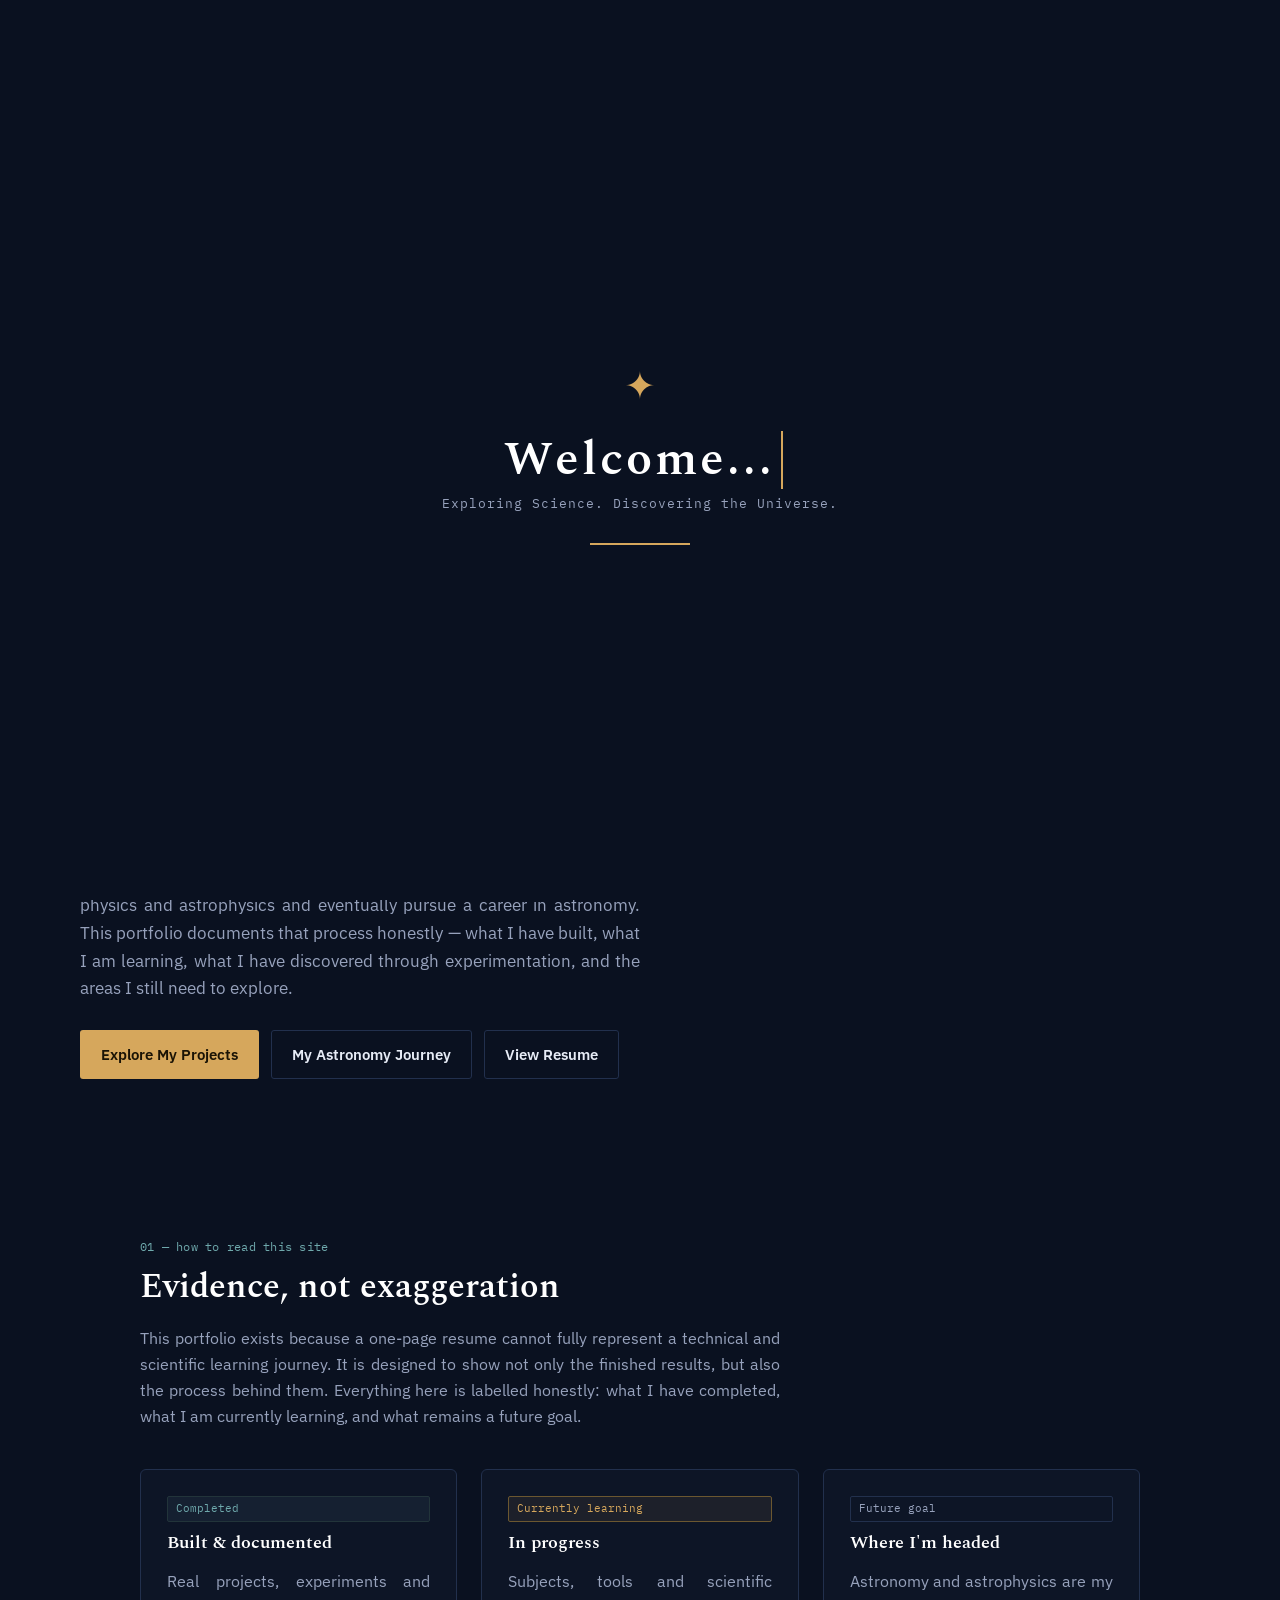
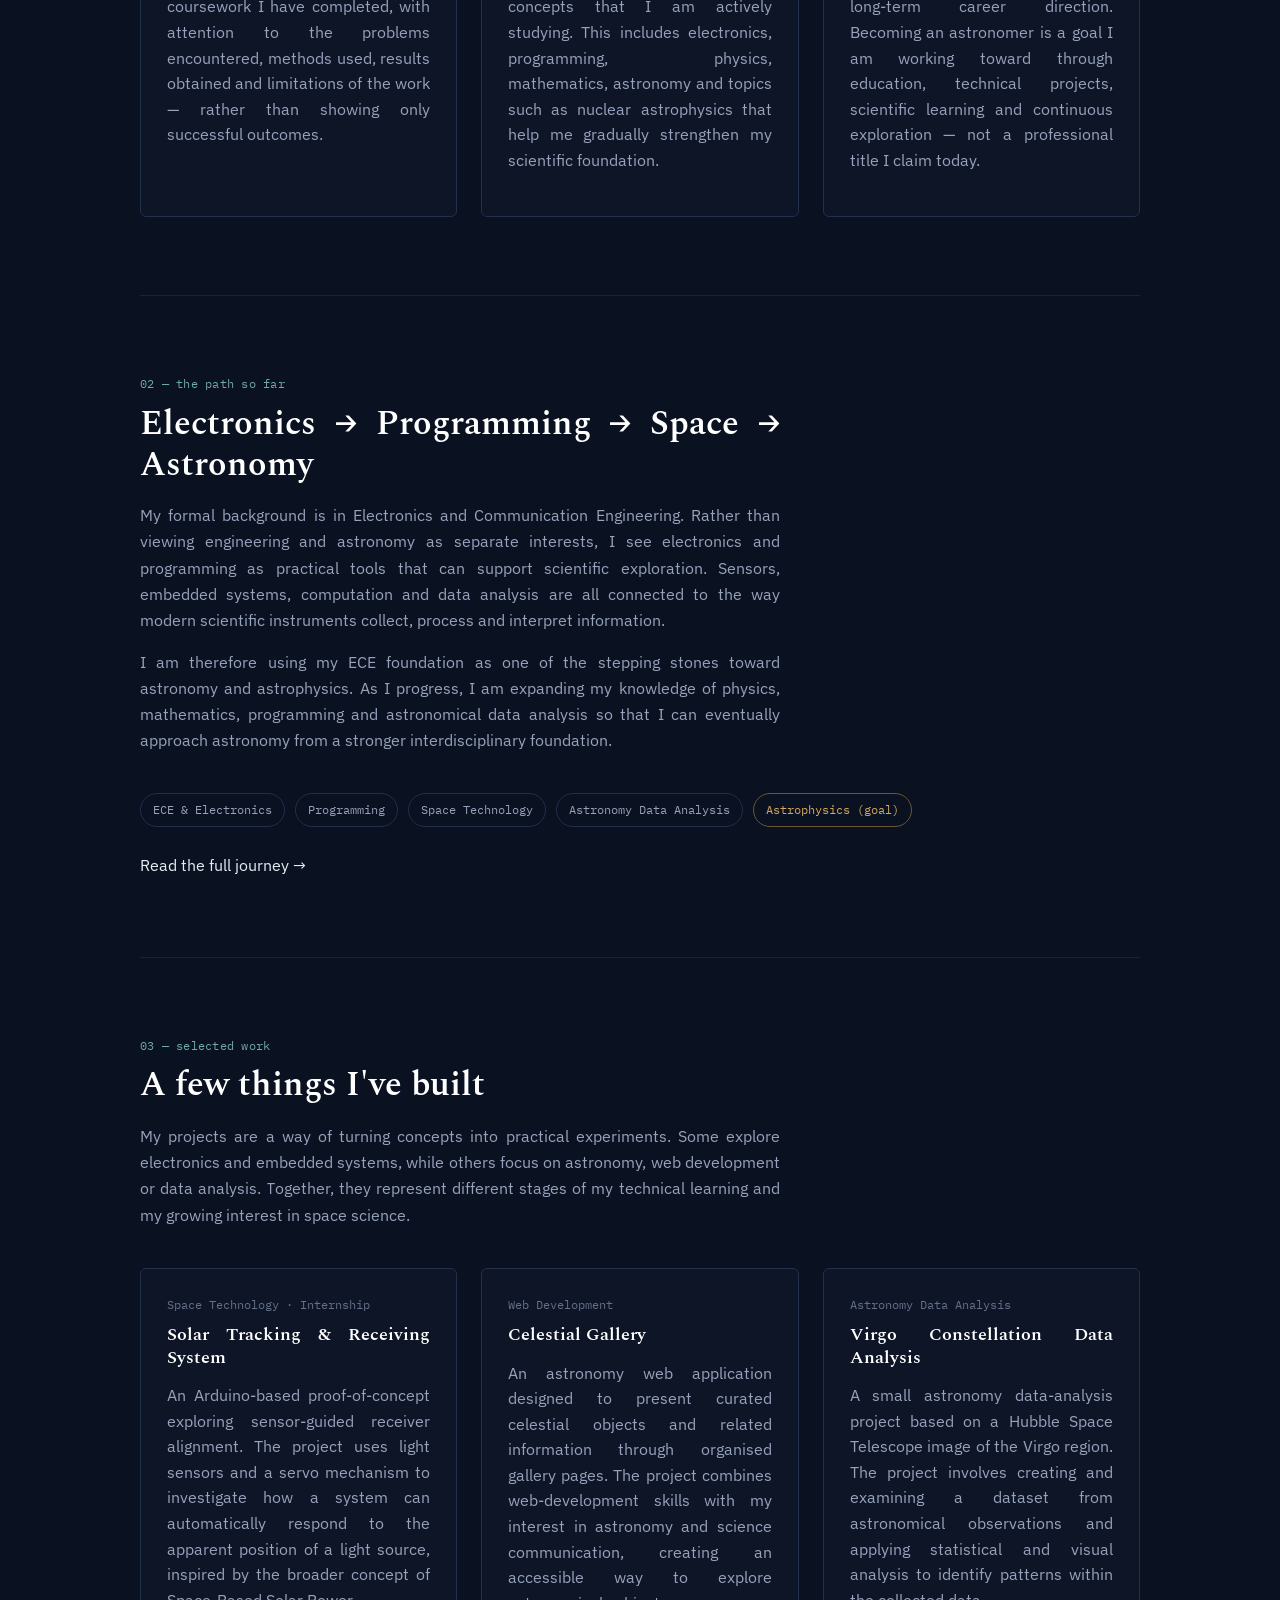
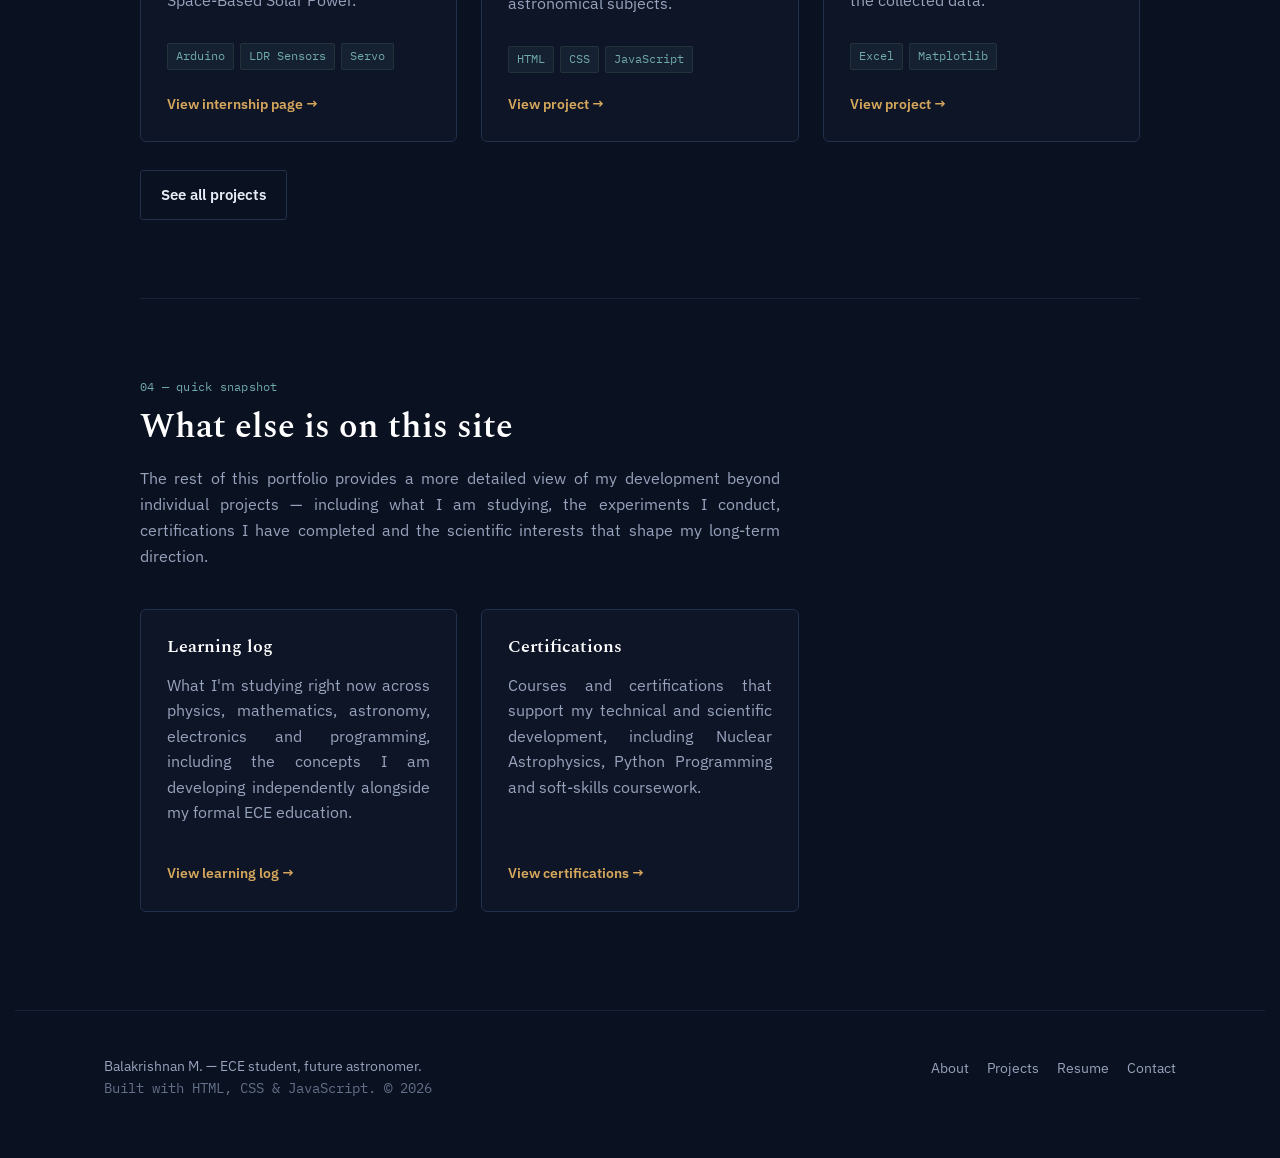
<file: index.html>
<!DOCTYPE html>
<html lang="en">

<head>
  <meta charset="UTF-8">
  <meta name="viewport" content="width=device-width, initial-scale=1.0">
  <title>My Portfolio — Balakrishnan M</title>
  <meta name="description"
    content="Portfolio of Balakrishnan M., an Electronics and Communication Engineering diploma student building toward a career in astronomy and astrophysics through electronics, programming, data analysis and space-technology projects.">
  <link rel="icon" type="image/png" href="images/favicon.png">
  <link rel="preconnect" href="https://fonts.googleapis.com">
  <link rel="preconnect" href="https://fonts.gstatic.com" crossorigin>
  <link rel="stylesheet" href="css/style.css">
  <noscript>
    <style>
      #welcome {
        display: none
      }
    </style>
  </noscript>
  <script>
try{if(sessionStorage.getItem('welcomeSeen'))document.documentElement.classList.add('welcome-seen')}catch(e){}
</script>
  <script src="js/main.js" defer></script>

</head>

<body data-page="home">

  <div id="welcome">
    <div class="welcome-content">
      <span class="welcome-symbol">✦</span>
      <h2>Welcome...</h2>
      <p>Exploring Science. Discovering the Universe.</p>
      <div class="welcome-loader"></div>
    </div>
  </div>

  <canvas id="starfield" aria-hidden="true"></canvas>

  <header class="site-header">
    <nav class="nav" aria-label="Primary">
      <a href="index.html" class="brand">
        <span class="brand-mark">&gt;</span> Balakrishnan M
      </a>

      <button type="button" class="nav-toggle" aria-expanded="false" aria-controls="navlinks">Menu</button>

      <ul class="nav-links" id="navlinks">
        <li><a href="index.html" data-page="home">Home</a></li>
        <li><a href="about.html" data-page="about">About</a></li>
        <li><a href="skills.html" data-page="skills">Skills</a></li>
        <li><a href="projects.html" data-page="projects">Projects</a></li>
        <li><a href="internship.html" data-page="internship">Internship</a></li>
        <li><a href="astronomy.html" data-page="astronomy">Astronomy</a></li>
        <li><a href="certifications.html" data-page="certifications">Certifications</a></li>
        <li><a href="achievements.html" data-page="achievements">Achievements</a></li>
        <li><a href="contact.html" data-page="contact">Contact</a></li>
      </ul>
    </nav>
  </header>

  <main>

<nav class="moving-words">
  <div class="words-track" id="words-track">

    <div class="words-group">
      <p>
        Exploring the Cosmos ✦
        Engineering Discovery ✦
        From Circuits to Stars ✦
        Decoding the Universe ✦
        Space Science ✦
        Astrophysics ✦
        Scientific Exploration ✦
      </p>
    </div>    
  </div>
</nav>
    
    
    <!-- HERO -->
    <section class="hero wrap">

      <div class="hero-content">

        <div class="hero-text">

          <h1>
            ECE student today.<br>
            Future <span class="accent">Astronomer</span>.
          </h1>

          <p class="role-line">
            Balakrishnan M. — Diploma in Electronics &amp; Communication Engineering,
            2nd year, Sankar Polytechnic College
          </p>

          <p class="lede">
            I am an Electronics and Communication Engineering diploma student with
            a long-term interest in astronomy, astrophysics and space science.
            My journey begins with engineering — learning how electronic systems
            work, how sensors collect information, and how programming can be used
            to process and understand data.
          </p>

          <p class="lede">
            Alongside my ECE studies, I am gradually building a broader scientific
            foundation in physics, mathematics, programming, astronomy and
            space technology. I use projects, experiments, independent learning
            and science communication to connect what I learn in the classroom
            with real scientific and engineering problems.
          </p>

          <p class="lede">
            My ultimate goal is to continue from engineering into higher studies
            in physics and astrophysics and eventually pursue a career in
            astronomy. This portfolio documents that process honestly — what I
            have built, what I am learning, what I have discovered through
            experimentation, and the areas I still need to explore.
          </p>

          <div class="btn-row">
            <a href="projects.html" class="btn btn-primary">
              Explore My Projects
            </a>

            <a href="astronomy.html" class="btn btn-outline">
              My Astronomy Journey
            </a>

            <a href="resume.html" class="btn btn-outline">
              View Resume
            </a>
          </div>

        </div>

        <!-- PROFILE PHOTO AREA -->
        <div class="profile-area">
          <div class="profile-photo-frame">
            <img src="images/profile.jpg" alt="Portrait of Balakrishnan M." class="profile-photo" width="270"
              height="270" decoding="async">
          </div>

          <p class="profile-caption">
            Electronics &amp; Communication Engineering Student
          </p>
        </div>

      </div>

    </section>


    <!-- QUICK ORIENTATION -->
    <section class="section wrap">

      <div class="section-head">
        <span class="kicker">01 — how to read this site</span>

        <h2>Evidence, not exaggeration</h2>

        <p class="lede">
          This portfolio exists because a one-page resume cannot fully represent
          a technical and scientific learning journey. It is designed to show
          not only the finished results, but also the process behind them.
          Everything here is labelled honestly: what I have completed, what I am
          currently learning, and what remains a future goal.
        </p>
      </div>

      <div class="grid grid-3">

        <div class="card">
          <span class="status status-done">Completed</span>

          <h3>Built &amp; documented</h3>

          <p>
            Real projects, experiments and coursework I have completed, with
            attention to the problems encountered, methods used, results
            obtained and limitations of the work — rather than showing only
            successful outcomes.
          </p>
        </div>


        <div class="card">
          <span class="status status-learning">Currently learning</span>

          <h3>In progress</h3>

          <p>
            Subjects, tools and scientific concepts that I am actively studying.
            This includes electronics, programming, physics, mathematics,
            astronomy and topics such as nuclear astrophysics that help me
            gradually strengthen my scientific foundation.
          </p>
        </div>


        <div class="card">
          <span class="status status-goal">Future goal</span>

          <h3>Where I'm headed</h3>

          <p>
            Astronomy and astrophysics are my long-term career direction.
            Becoming an astronomer is a goal I am working toward through
            education, technical projects, scientific learning and continuous
            exploration — not a professional title I claim today.
          </p>
        </div>

      </div>

    </section>


    <!-- THE PATH -->
    <section class="section wrap">

      <div class="section-head">
        <span class="kicker">02 — the path so far</span>

        <h2>Electronics → Programming → Space → Astronomy</h2>

        <p class="lede">
          My formal background is in Electronics and Communication Engineering.
          Rather than viewing engineering and astronomy as separate interests,
          I see electronics and programming as practical tools that can support
          scientific exploration. Sensors, embedded systems, computation and
          data analysis are all connected to the way modern scientific
          instruments collect, process and interpret information.
        </p>

        <p class="lede">
          I am therefore using my ECE foundation as one of the stepping stones
          toward astronomy and astrophysics. As I progress, I am expanding my
          knowledge of physics, mathematics, programming and astronomical data
          analysis so that I can eventually approach astronomy from a stronger
          interdisciplinary foundation.
        </p>
      </div>


      <div class="flow">
        <span>ECE &amp; Electronics</span>
        <span>Programming</span>
        <span>Space Technology</span>
        <span>Astronomy Data Analysis</span>
        <span class="current">Astrophysics (goal)</span>
      </div>

      <a href="astronomy.html" class="card-link">
        Read the full journey →
      </a>

    </section>


    <!-- FEATURED WORK -->
    <section class="section wrap">

      <div class="section-head">
        <span class="kicker">03 — selected work</span>

        <h2>A few things I've built</h2>

        <p class="lede">
          My projects are a way of turning concepts into practical experiments.
          Some explore electronics and embedded systems, while others focus on
          astronomy, web development or data analysis. Together, they represent
          different stages of my technical learning and my growing interest in
          space science.
        </p>
      </div>


      <div class="grid grid-3">

        <div class="card">

          <span class="card-meta">
            Space Technology · Internship
          </span>

          <h3>Solar Tracking &amp; Receiving System</h3>

          <p>
            An Arduino-based proof-of-concept exploring sensor-guided receiver
            alignment. The project uses light sensors and a servo mechanism to
            investigate how a system can automatically respond to the apparent
            position of a light source, inspired by the broader concept of
            Space-Based Solar Power.
          </p>

          <div class="tags">
            <span class="tag">Arduino</span>
            <span class="tag">LDR Sensors</span>
            <span class="tag">Servo</span>
          </div>

          <a href="internship.html" class="card-link">
            View internship page →
          </a>

        </div>


        <div class="card">

          <span class="card-meta">
            Web Development
          </span>

          <h3>Celestial Gallery</h3>

          <p>
            An astronomy web application designed to present curated celestial
            objects and related information through organised gallery pages.
            The project combines web-development skills with my interest in
            astronomy and science communication, creating an accessible way to
            explore astronomical subjects.
          </p>

          <div class="tags">
            <span class="tag">HTML</span>
            <span class="tag">CSS</span>
            <span class="tag">JavaScript</span>
          </div>

          <a href="project-celestial-gallery.html" class="card-link">
            View project →
          </a>

        </div>


        <div class="card">

          <span class="card-meta">
            Astronomy Data Analysis
          </span>

          <h3>Virgo Constellation Data Analysis</h3>

          <p>
            A small astronomy data-analysis project based on a Hubble Space
            Telescope image of the Virgo region. The project involves creating
            and examining a dataset from astronomical observations and applying
            statistical and visual analysis to identify patterns within the
            collected data.
          </p>

          <div class="tags">
            <span class="tag">Excel</span>
            <span class="tag">Matplotlib</span>
          </div>

          <a href="project-virgo.html" class="card-link">
            View project →
          </a>

        </div>

      </div>


      <div class="btn-row">
        <a href="projects.html" class="btn btn-outline">
          See all projects
        </a>
      </div>

    </section>


    <!-- SNAPSHOT -->
    <section class="section wrap">

      <div class="section-head">
        <span class="kicker">04 — quick snapshot</span>

        <h2>What else is on this site</h2>

        <p class="lede">
          The rest of this portfolio provides a more detailed view of my
          development beyond individual projects — including what I am studying,
          the experiments I conduct, certifications I have completed and the
          scientific interests that shape my long-term direction.
        </p>
      </div>


      <div class="grid grid-3">

        <div class="card">

          <h3>Learning log</h3>

          <p>
            What I'm studying right now across physics, mathematics, astronomy,
            electronics and programming, including the concepts I am developing
            independently alongside my formal ECE education.
          </p>

          <a href="learning.html" class="card-link">
            View learning log →
          </a>

        </div>



        <div class="card">

          <h3>Certifications</h3>

          <p>
            Courses and certifications that support my technical and scientific
            development, including Nuclear Astrophysics, Python Programming and
            soft-skills coursework.
          </p>

          <a href="certifications.html" class="card-link">
            View certifications →
          </a>

        </div>

      </div>

    </section>

  </main>


  <footer class="site-footer">

    <div class="wrap footer-grid">

      <div>

        <p>
          Balakrishnan M. — ECE student, future astronomer.
        </p>

        <p class="footer-note">
          Built with HTML, CSS &amp; JavaScript. ©
          <span data-year></span>
        </p>

      </div>


      <ul class="footer-links">

        <li>
          <a href="about.html">About</a>
        </li>

        <li>
          <a href="projects.html">Projects</a>
        </li>

        <li>
          <a href="resume.html">Resume</a>
        </li>

        <li>
          <a href="contact.html">Contact</a>
        </li>

      </ul>

    </div>

  </footer>


</body>

</html>
</file>
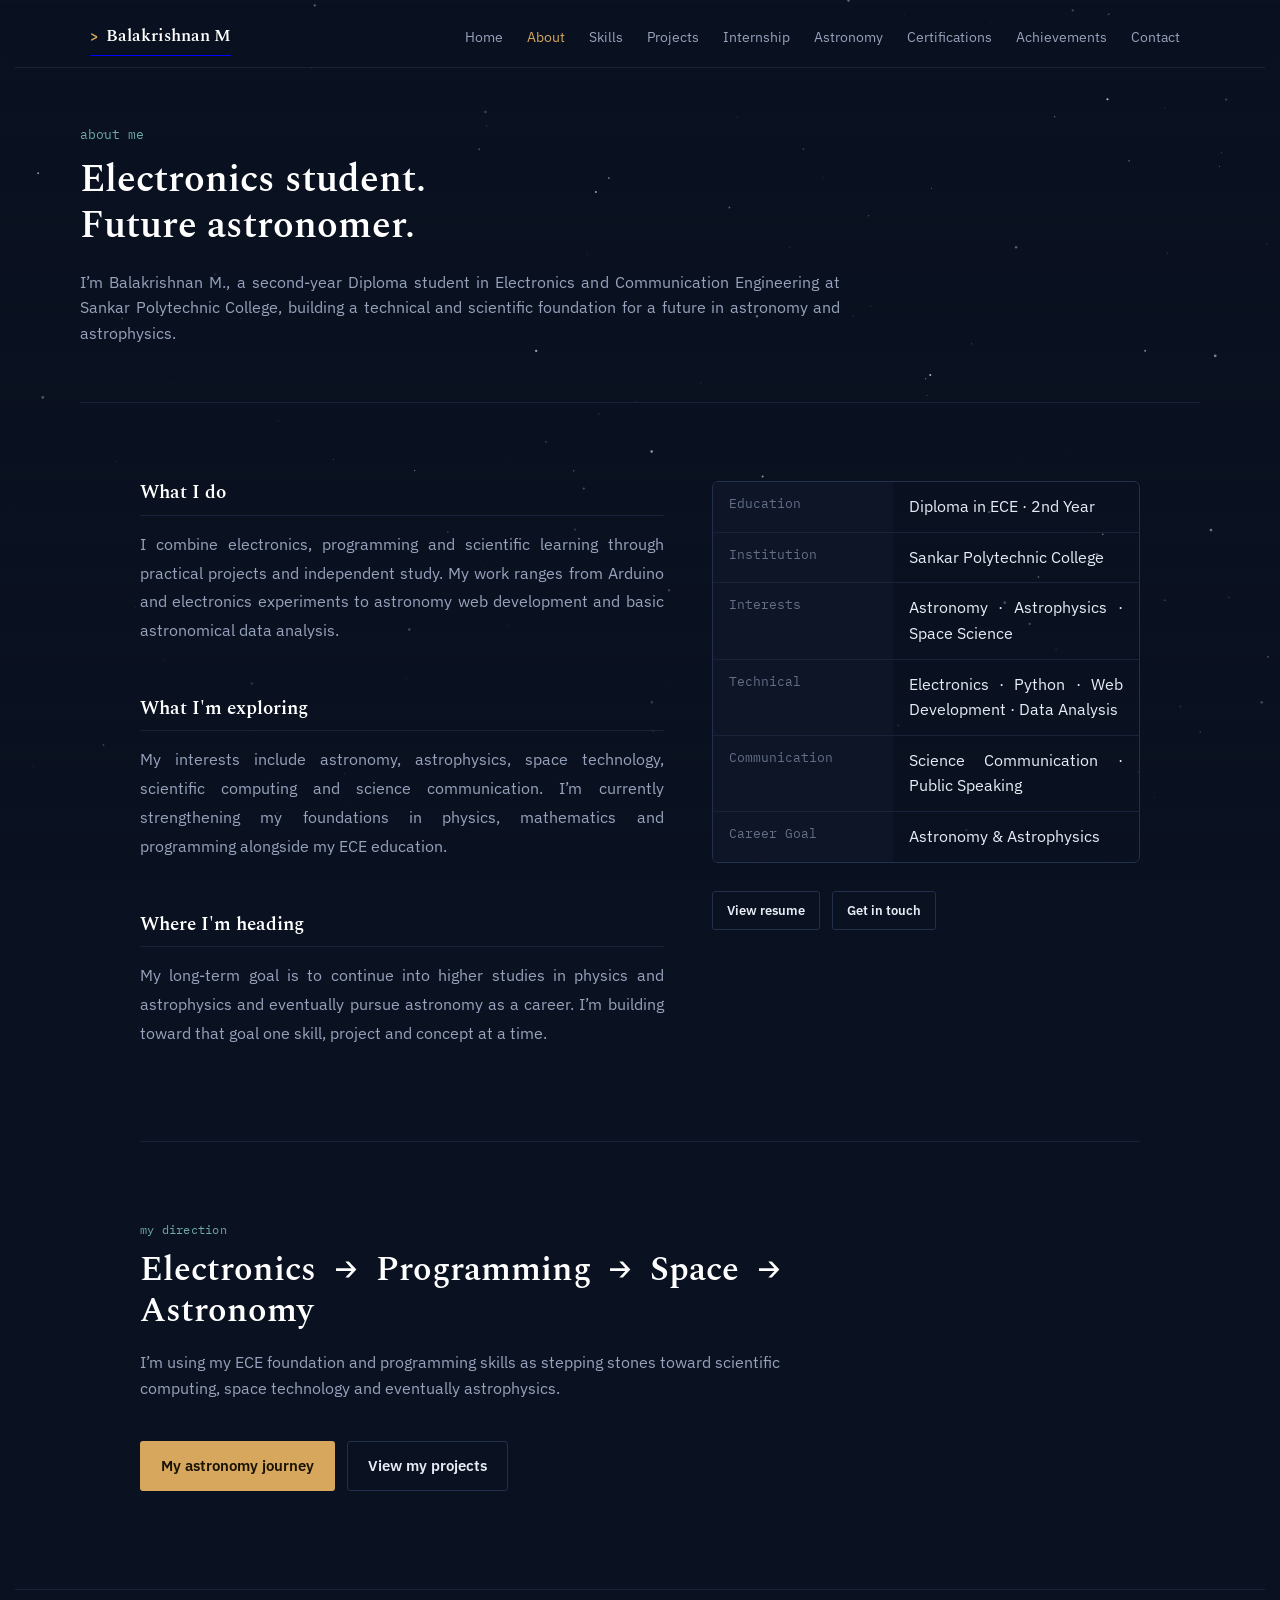
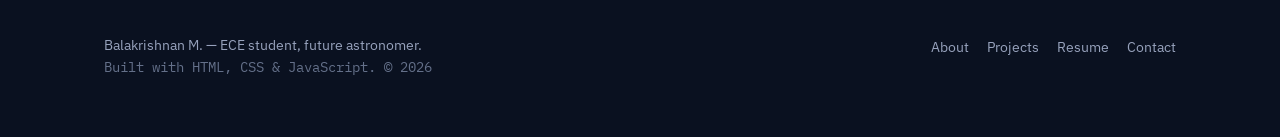
<file: about.html>
<!DOCTYPE html>
<html lang="en">

<head>
  <meta charset="UTF-8">
  <meta name="viewport" content="width=device-width, initial-scale=1.0">

  <title>About — Balakrishnan M</title>
  <link rel="icon" type="image/png" href="images/favicon.png">
  <meta name="description"
    content="About Balakrishnan M, an ECE diploma student interested in astronomy, astrophysics, electronics, programming and space technology.">

  <link rel="stylesheet" href="css/style.css">
</head>

<body data-page="about">

  <canvas id="starfield" aria-hidden="true"></canvas>

  <header class="site-header">
    <nav class="nav">

      <a href="index.html" class="brand">
        <span class="brand-mark">&gt;</span> Balakrishnan M
      </a>

      <button class="nav-toggle" aria-expanded="false" aria-controls="navlinks">Menu</button>


      <ul class="nav-links" id="navlinks">
        <li><a href="index.html" data-page="home">Home</a></li>
        <li><a href="about.html" data-page="about">About</a></li>
        <li><a href="skills.html" data-page="skills">Skills</a></li>
        <li><a href="projects.html" data-page="projects">Projects</a></li>
        <li><a href="internship.html" data-page="internship">Internship</a></li>
        <li><a href="astronomy.html" data-page="astronomy">Astronomy</a></li>
        <li><a href="certifications.html" data-page="certifications">Certifications</a></li>
        <li><a href="achievements.html" data-page="achievements">Achievements</a></li>
        <li><a href="contact.html" data-page="contact">Contact</a></li>
      </ul>

    </nav>
  </header>


  <main>

    <!-- INTRO -->

    <section class="page-hero wrap">

      <span class="kicker">about me</span>

      <h1>
        Electronics student.<br>
        Future astronomer.
      </h1>

      <p>
        I’m Balakrishnan M., a second-year Diploma student in Electronics and
        Communication Engineering at Sankar Polytechnic College, building a
        technical and scientific foundation for a future in astronomy and
        astrophysics.
      </p>

    </section>


    <!-- PROFILE -->

    <section class="section wrap">

      <div class="two-col">

        <div>

          <div class="doc-section">

            <h3>What I do</h3>

            <p>
              I combine electronics, programming and scientific learning through
              practical projects and independent study. My work ranges from
              Arduino and electronics experiments to astronomy web development
              and basic astronomical data analysis.
            </p>

          </div>


          <div class="doc-section">

            <h3>What I'm exploring</h3>

            <p>
              My interests include astronomy, astrophysics, space technology,
              scientific computing and science communication. I’m currently
              strengthening my foundations in physics, mathematics and
              programming alongside my ECE education.
            </p>

          </div>


          <div class="doc-section">

            <h3>Where I'm heading</h3>

            <p>
              My long-term goal is to continue into higher studies in physics
              and astrophysics and eventually pursue astronomy as a career.
              I’m building toward that goal one skill, project and concept at a
              time.
            </p>

          </div>

        </div>


        <!-- PROFILE DETAILS -->

        <aside>

          <div class="kv">

            <div class="kv-row">
              <dt>Education</dt>
              <dd>Diploma in ECE · 2nd Year</dd>
            </div>

            <div class="kv-row">
              <dt>Institution</dt>
              <dd>Sankar Polytechnic College</dd>
            </div>

            <div class="kv-row">
              <dt>Interests</dt>
              <dd>Astronomy · Astrophysics · Space Science</dd>
            </div>

            <div class="kv-row">
              <dt>Technical</dt>
              <dd>Electronics · Python · Web Development · Data Analysis</dd>
            </div>

            <div class="kv-row">
              <dt>Communication</dt>
              <dd>Science Communication · Public Speaking</dd>
            </div>

            <div class="kv-row">
              <dt>Career Goal</dt>
              <dd>Astronomy &amp; Astrophysics</dd>
            </div>

          </div>


          <div class="btn-row">

            <a href="resume.html" class="btn btn-outline btn-sm">
              View resume
            </a>

            <a href="contact.html" class="btn btn-outline btn-sm">
              Get in touch
            </a>

          </div>

        </aside>

      </div>

    </section>


    <!-- CONNECTION -->

    <section class="section wrap">

      <div class="section-head">

        <span class="kicker">my direction</span>

        <h2>
          Electronics → Programming → Space → Astronomy
        </h2>

        <p class="lede">
          I’m using my ECE foundation and programming skills as stepping stones
          toward scientific computing, space technology and eventually
          astrophysics.
        </p>

      </div>


      <div class="btn-row">

        <a href="astronomy.html" class="btn btn-primary">
          My astronomy journey
        </a>

        <a href="projects.html" class="btn btn-outline">
          View my projects
        </a>

      </div>

    </section>

  </main>


  <footer class="site-footer">

    <div class="wrap footer-grid">

      <div>

        <p>
          Balakrishnan M. — ECE student, future astronomer.
        </p>

        <p class="footer-note">
          Built with HTML, CSS &amp; JavaScript. ©
          <span data-year></span>
        </p>

      </div>

      <ul class="footer-links">

        <li><a href="about.html">About</a></li>
        <li><a href="projects.html">Projects</a></li>
        <li><a href="resume.html">Resume</a></li>
        <li><a href="contact.html">Contact</a></li>

      </ul>

    </div>

  </footer>


  <script src="js/main.js"></script>

</body>

</html>
</file>
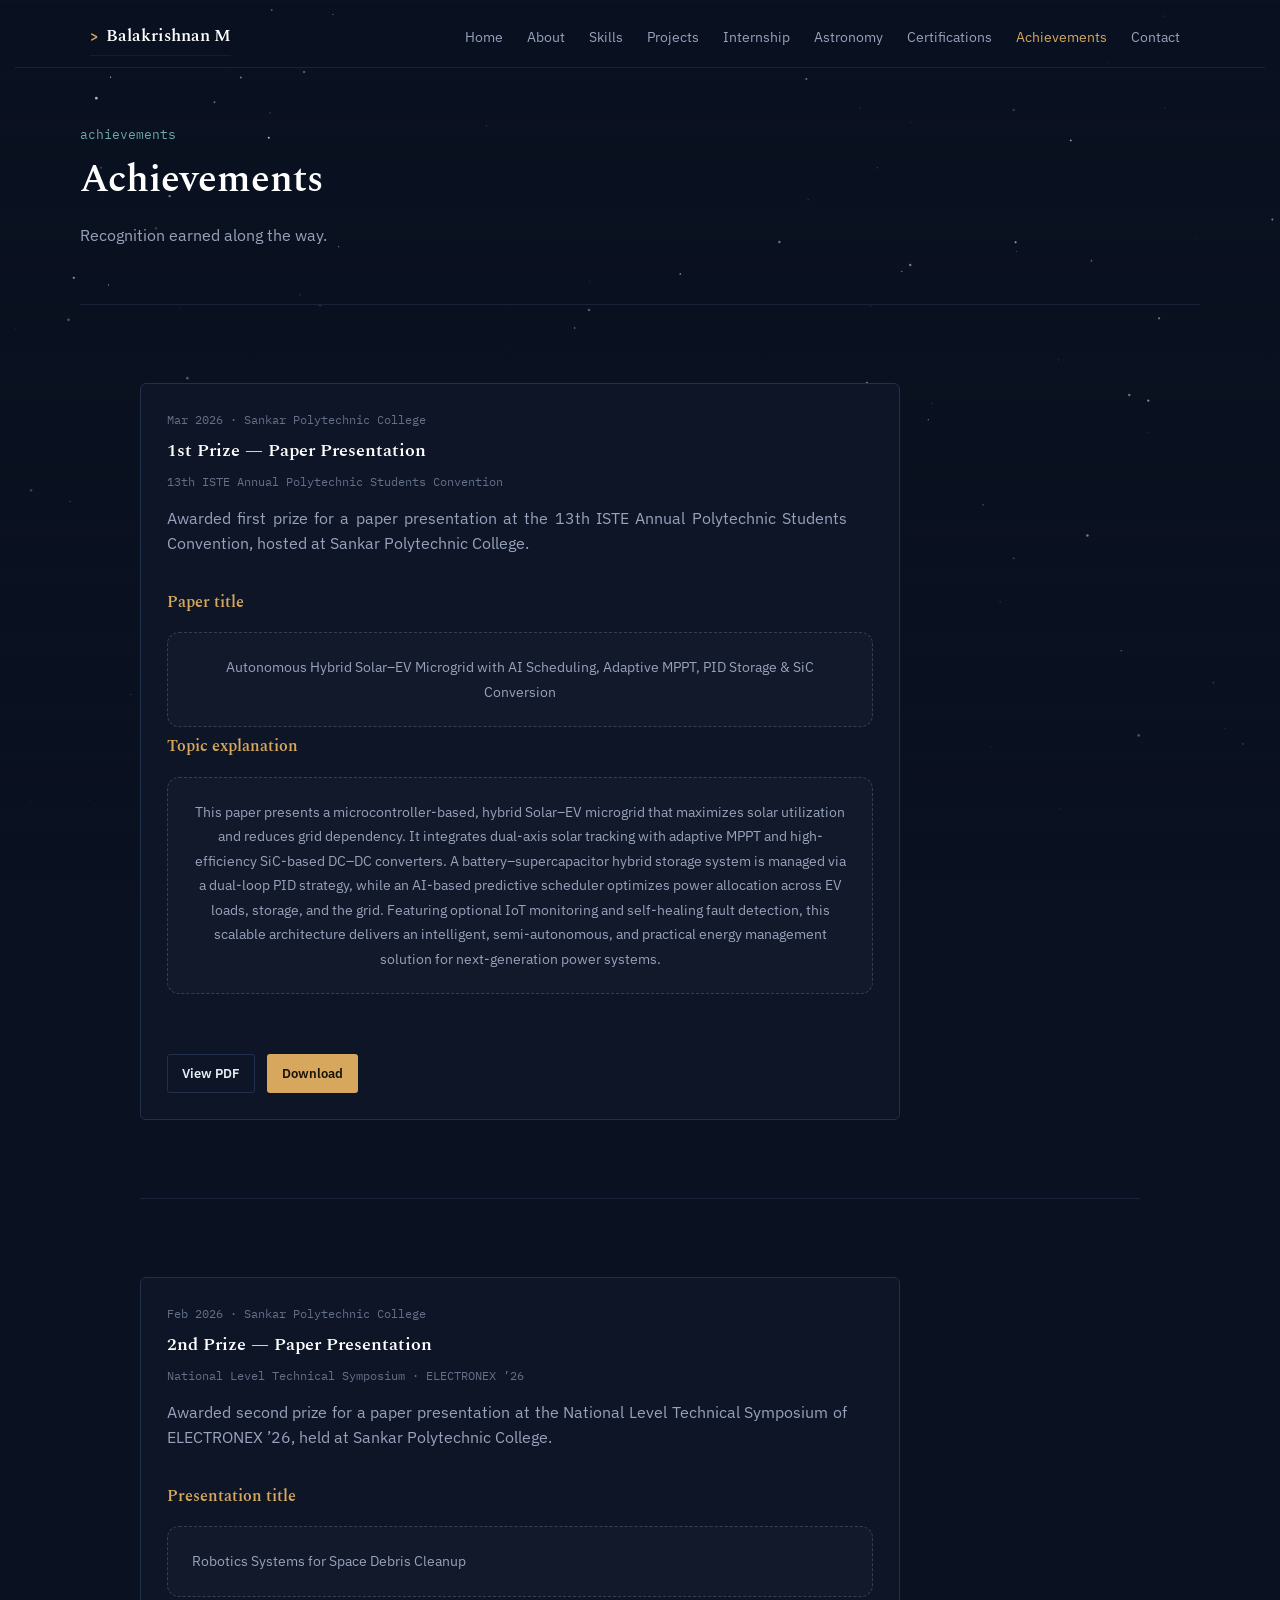
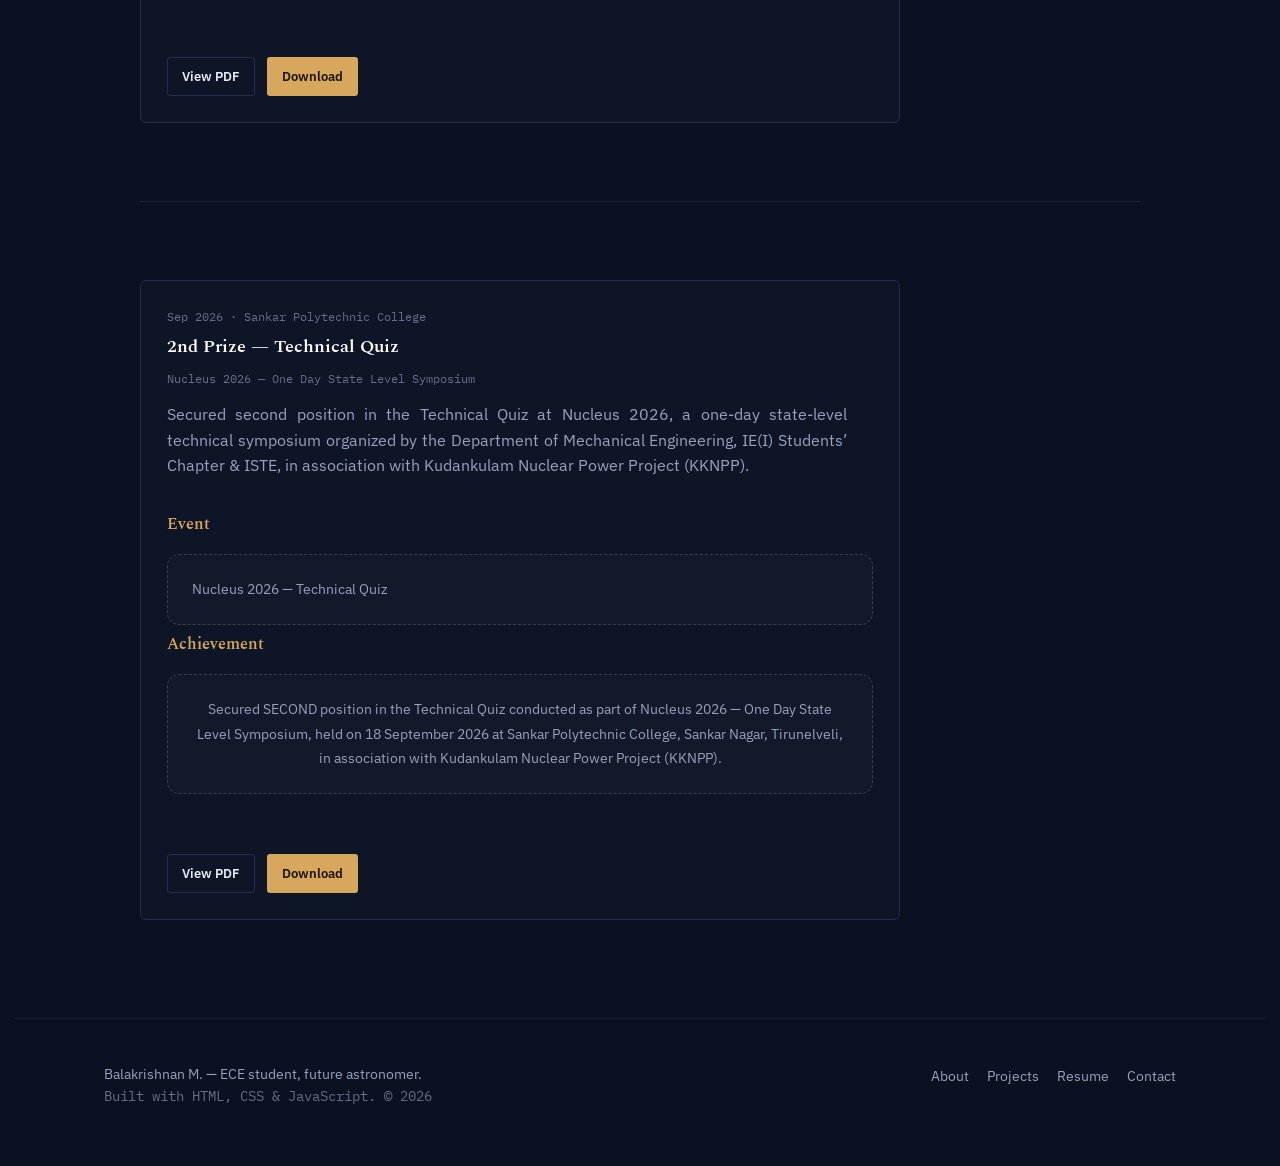
<file: achievements.html>
<!DOCTYPE html>
<html lang="en">

<head>
  <meta charset="UTF-8">
  <meta name="viewport" content="width=device-width, initial-scale=1.0">
  <title>Achievements — Balakrishnan M</title>
  <link rel="icon" type="image/png" href="images/favicon.png">
  <meta name="description"
    content="Achievements including 1st Prize in Paper Presentation at the 13th ISTE Annual Polytechnic Students Convention.">
  <link rel="stylesheet" href="css/style.css">
</head>

<body data-page="achievements">
  <canvas id="starfield" aria-hidden="true"></canvas>

  <header class="site-header">
    <nav class="nav">
      <a href="index.html" class="brand"><span class="brand-mark">&gt;</span> Balakrishnan M</a>
      <button class="nav-toggle" aria-expanded="false" aria-controls="navlinks">Menu</button>
      <ul class="nav-links" id="navlinks">
        <li><a href="index.html" data-page="home">Home</a></li>
        <li><a href="about.html" data-page="about">About</a></li>
        <li><a href="skills.html" data-page="skills">Skills</a></li>
        <li><a href="projects.html" data-page="projects">Projects</a></li>
        <li><a href="internship.html" data-page="internship">Internship</a></li>
        <li><a href="astronomy.html" data-page="astronomy">Astronomy</a></li>
        <li><a href="certifications.html" data-page="certifications">Certifications</a></li>
        <li><a href="achievements.html" data-page="achievements">Achievements</a></li>
        <li><a href="contact.html" data-page="contact">Contact</a></li>
      </ul>
    </nav>
  </header>

  <main>
    <section class="page-hero wrap">
      <span class="kicker">achievements</span>
      <h1>Achievements</h1>
      <p>Recognition earned along the way.</p>
    </section>

    <section class="section wrap">
      <div class="card" style="max-width:760px;">
        <span class="card-meta">Mar 2026 · Sankar Polytechnic College</span>
        <h3>1st Prize — Paper Presentation</h3>
        <p class="card-meta" style="margin:-4px 0 4px;">13th ISTE Annual Polytechnic Students Convention</p>
        <p>Awarded first prize for a paper presentation at the 13th ISTE Annual Polytechnic Students Convention, hosted
          at Sankar Polytechnic College.</p>

        <div class="doc-section" style="margin-top:10px;margin-bottom:0;">
          <h4>Paper title</h4>
          <div class="placeholder">
            Autonomous Hybrid Solar–EV Microgrid with AI Scheduling, Adaptive MPPT, PID Storage & SiC Conversion
          </div>
        </div>

        <div class="doc-section" style="margin-bottom:0;">
          <h4>Topic explanation</h4>
          <div class="placeholder">
            This paper presents a microcontroller-based, hybrid Solar–EV microgrid that maximizes solar utilization and
            reduces grid dependency. It integrates dual-axis solar tracking with adaptive MPPT and high-efficiency
            SiC-based DC–DC converters. A battery–supercapacitor hybrid storage system is managed via a dual-loop PID
            strategy, while an AI-based predictive scheduler optimizes power allocation across EV loads, storage, and
            the grid. Featuring optional IoT monitoring and self-healing fault detection, this scalable architecture
            delivers an intelligent, semi-autonomous, and practical energy management solution for next-generation power
            systems.

          </div>
        </div>

        <div class="doc-section" style="margin-bottom:0;">
          <div class="gallery-grid">
            <div class="btn-row">

              <a href="https://drive.google.com/file/d/1XvH2UOT_IycGw6I4UhqorJq5YW7Q-vwa/view?usp=drivesdk"
                class="btn btn-outline btn-sm" target="_blank" rel="noopener">
                View PDF
              </a>

              <a href="https://drive.google.com/file/d/1XvH2UOT_IycGw6I4UhqorJq5YW7Q-vwa/view?usp=drivesdk"
                class="btn btn-primary btn-sm" download>
                Download
              </a>

            </div>
          </div>
        </div>
      </div>
    </section>

    <section class="section wrap">
      <div class="card" style="max-width:760px;">
        <span class="card-meta">Feb 2026 · Sankar Polytechnic College</span>

        <h3>2nd Prize — Paper Presentation</h3>

        <p class="card-meta" style="margin:-4px 0 4px;">
          National Level Technical Symposium · ELECTRONEX ’26
        </p>

        <p>
          Awarded second prize for a paper presentation at the National Level
          Technical Symposium of ELECTRONEX ’26, held at Sankar Polytechnic College.
        </p>

        <div class="doc-section" style="margin-top:10px;margin-bottom:0;">
          <h4>Presentation title</h4>

          <div class="placeholder">
            Robotics Systems for Space Debris Cleanup
          </div>
        </div>

        <div class="doc-section" style="margin-bottom:0;">
          <div class="gallery-grid">
            <div class="btn-row">

              <a href="https://drive.google.com/file/d/1Y1QqqRVo3AfIxaB-G9Zq2Stebcqazrgb/view?usp=drivesdk"
                class="btn btn-outline btn-sm" target="_blank" rel="noopener">
                View PDF
              </a>

              <a href="https://drive.google.com/file/d/1Y1QqqRVo3AfIxaB-G9Zq2Stebcqazrgb/view?usp=drivesdk"
                class="btn btn-primary btn-sm" download>
                Download
              </a>

            </div>
          </div>
        </div>
      </div>
    </section>

    <section class="section wrap">
      <div class="card" style="max-width:760px;">
        <span class="card-meta">Sep 2026 · Sankar Polytechnic College</span>
        <h3>2nd Prize — Technical Quiz</h3>
        <p class="card-meta" style="margin:-4px 0 4px;">Nucleus 2026 — One Day State Level Symposium</p>
        <p>Secured second position in the Technical Quiz at Nucleus 2026, a one-day state-level technical symposium
          organized by the Department of Mechanical Engineering, IE(I) Students’ Chapter & ISTE, in association with
          Kudankulam Nuclear Power Project (KKNPP).</p>

        <div class="doc-section" style="margin-top:10px;margin-bottom:0;">
          <h4>Event</h4>
          <div class="placeholder">
            Nucleus 2026 — Technical Quiz
          </div>
        </div>

        <div class="doc-section" style="margin-bottom:0;">
          <h4>Achievement</h4>
          <div class="placeholder">
            Secured SECOND position in the Technical Quiz conducted as part of Nucleus 2026 — One Day State Level
            Symposium, held on 18 September 2026 at Sankar Polytechnic College, Sankar Nagar, Tirunelveli, in
            association with Kudankulam Nuclear Power Project (KKNPP).
          </div>
        </div>

        <div class="doc-section" style="margin-bottom:0;">
          <div class="gallery-grid">
            <div class="btn-row">

              <a href="https://drive.google.com/file/d/1Y57HzlnsmN7tJsnnxEzDWZnMewHUQw_B/view?usp=drivesdk"
                class="btn btn-outline btn-sm" target="_blank" rel="noopener">
                View PDF
              </a>

              <a href="https://drive.google.com/file/d/1Y57HzlnsmN7tJsnnxEzDWZnMewHUQw_B/view?usp=drivesdk"
                class="btn btn-primary btn-sm" download>
                Download
              </a>

            </div>
          </div>
        </div>
      </div>
    </section>


  </main>

  <footer class="site-footer">
    <div class="wrap footer-grid">
      <div>
        <p>Balakrishnan M. — ECE student, future astronomer.</p>
        <p class="footer-note">Built with HTML, CSS &amp; JavaScript. © <span data-year></span></p>
      </div>
      <ul class="footer-links">
        <li><a href="about.html">About</a></li>
        <li><a href="projects.html">Projects</a></li>
        <li><a href="resume.html">Resume</a></li>
        <li><a href="contact.html">Contact</a></li>
      </ul>
    </div>
  </footer>

  <script src="js/main.js"></script>
</body>

</html>
</file>
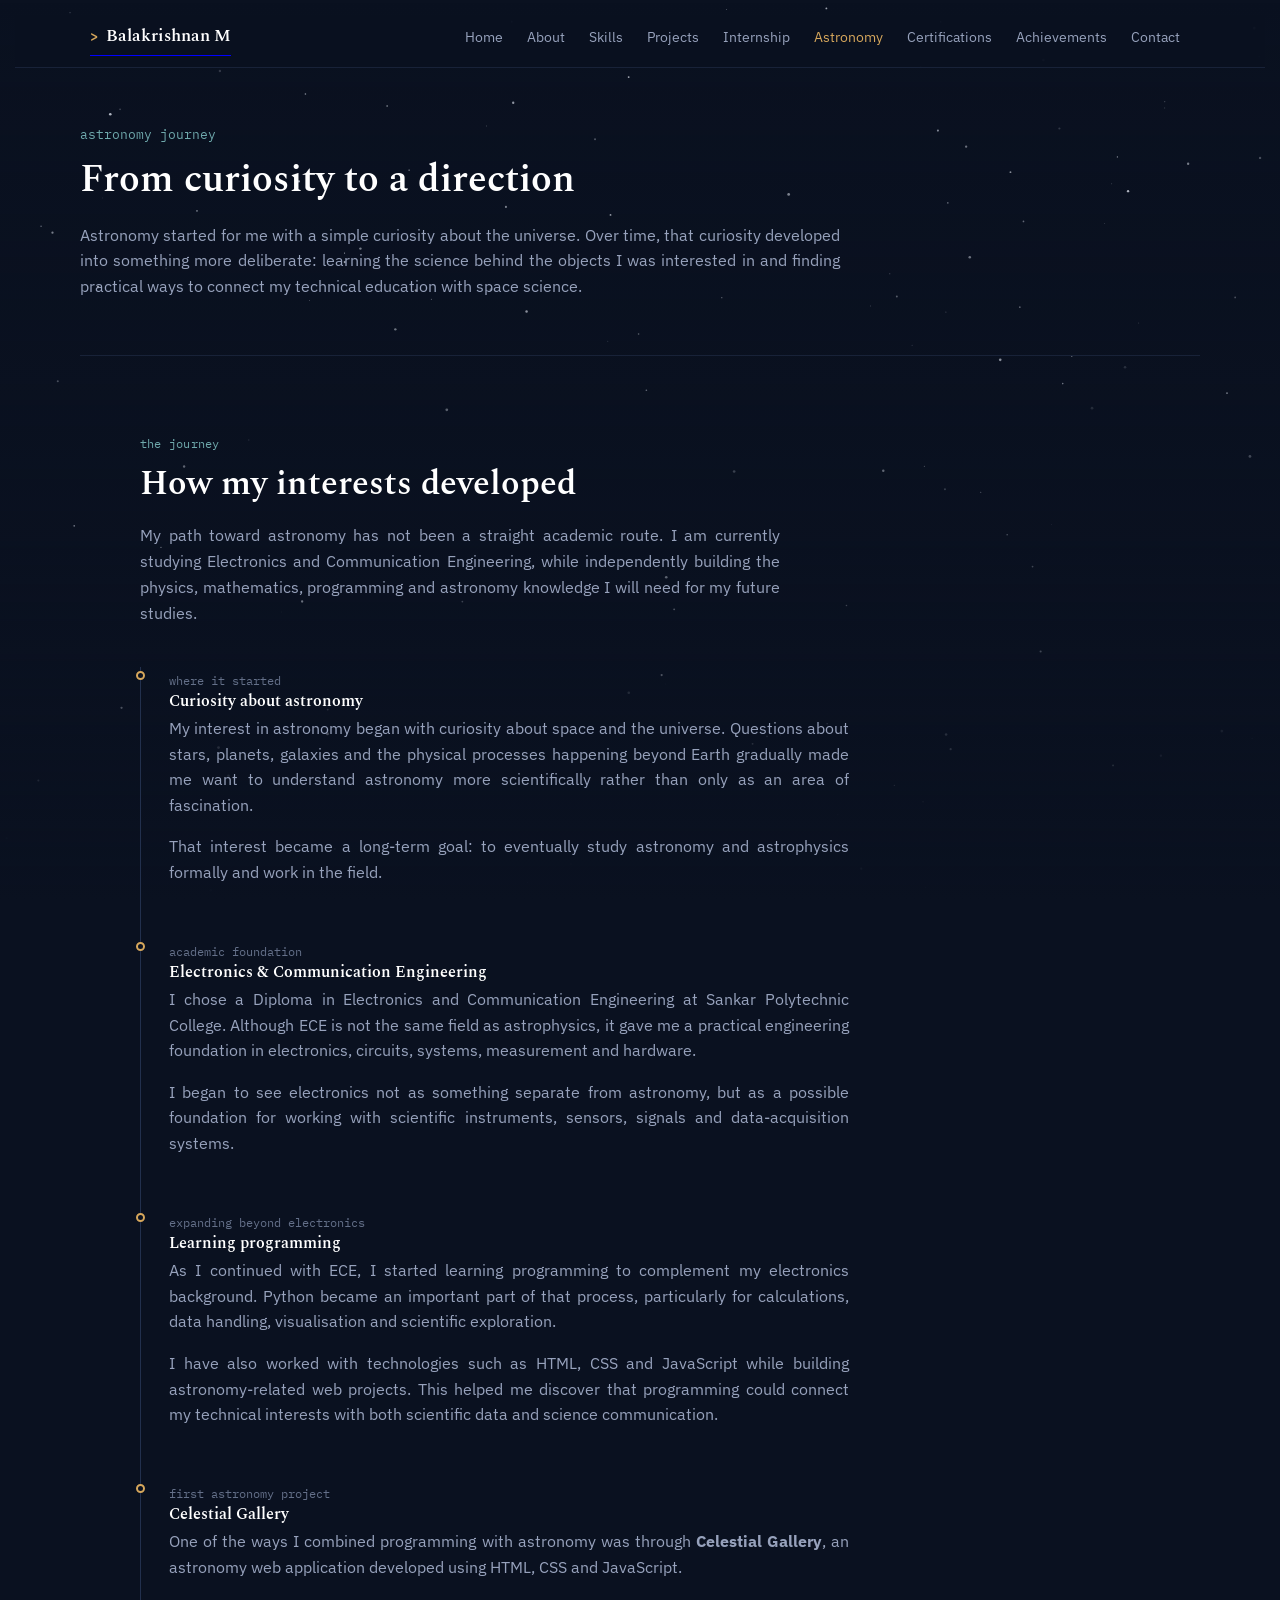
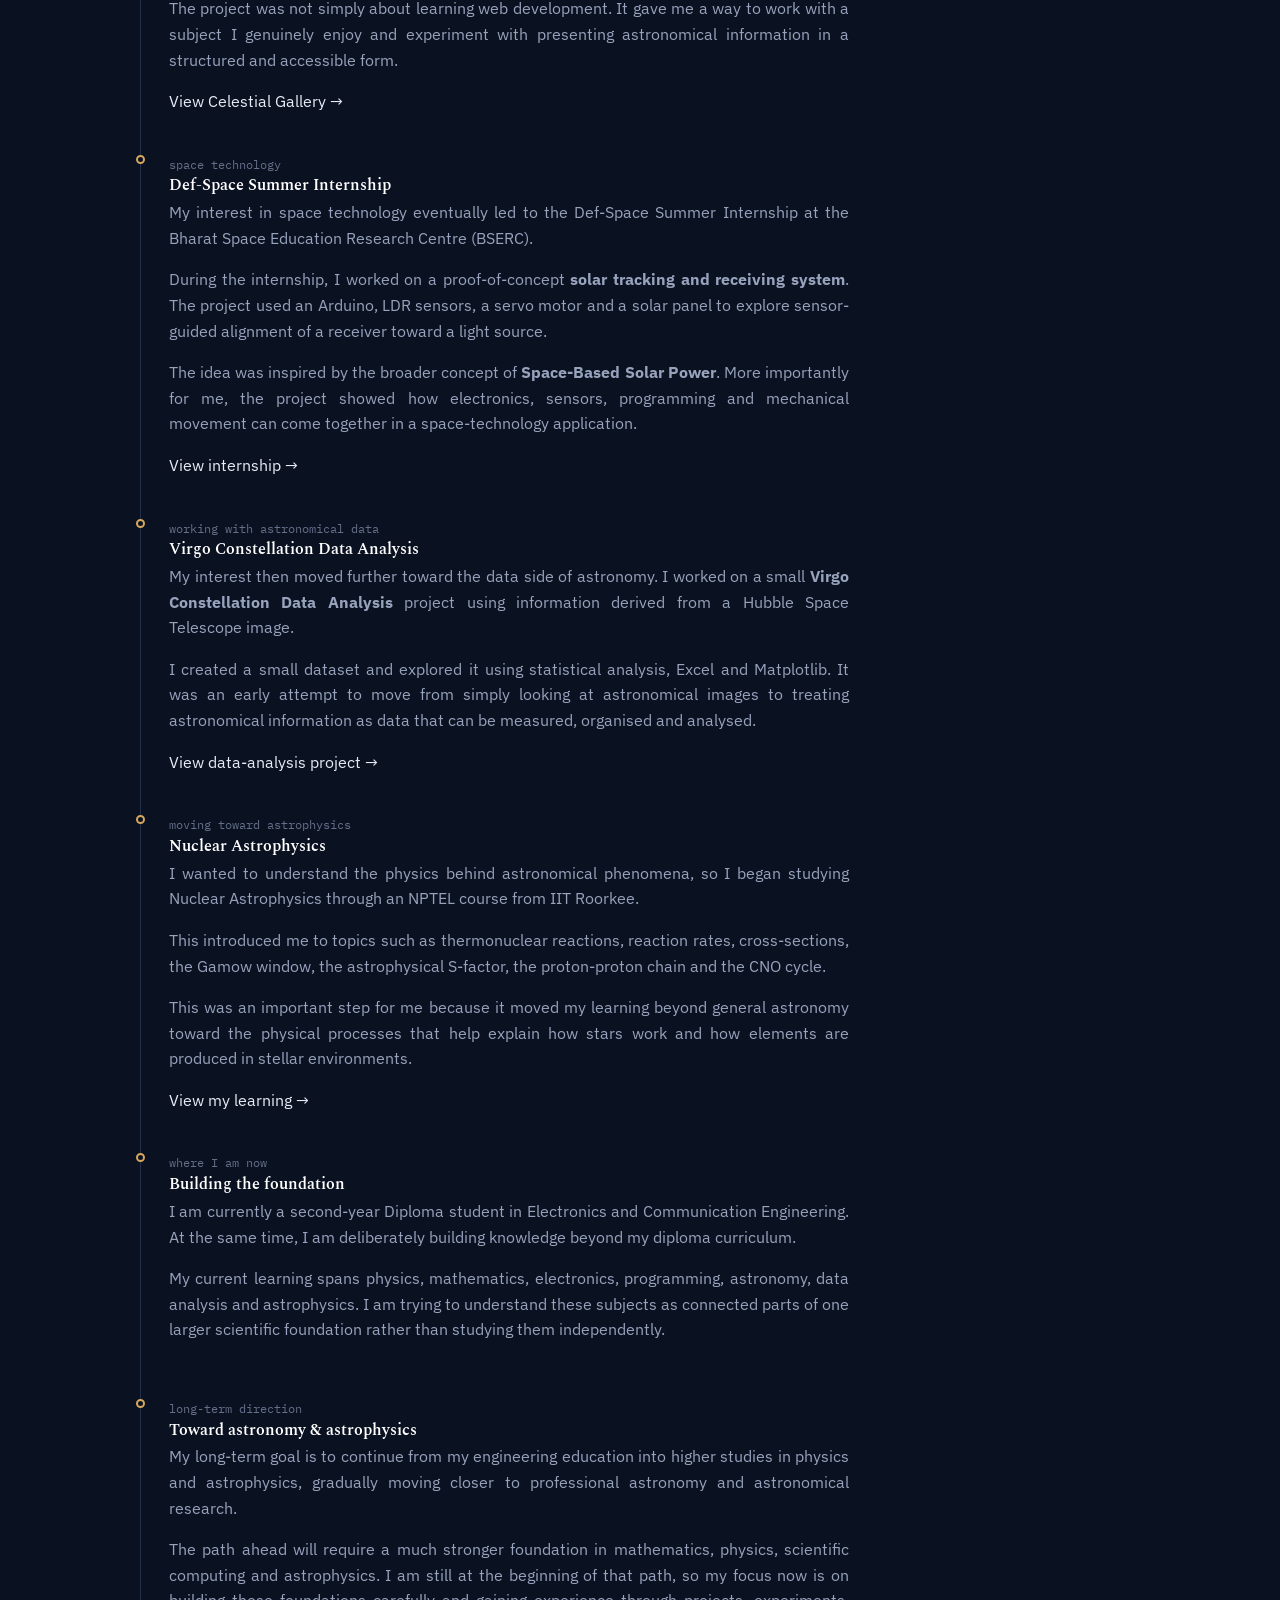
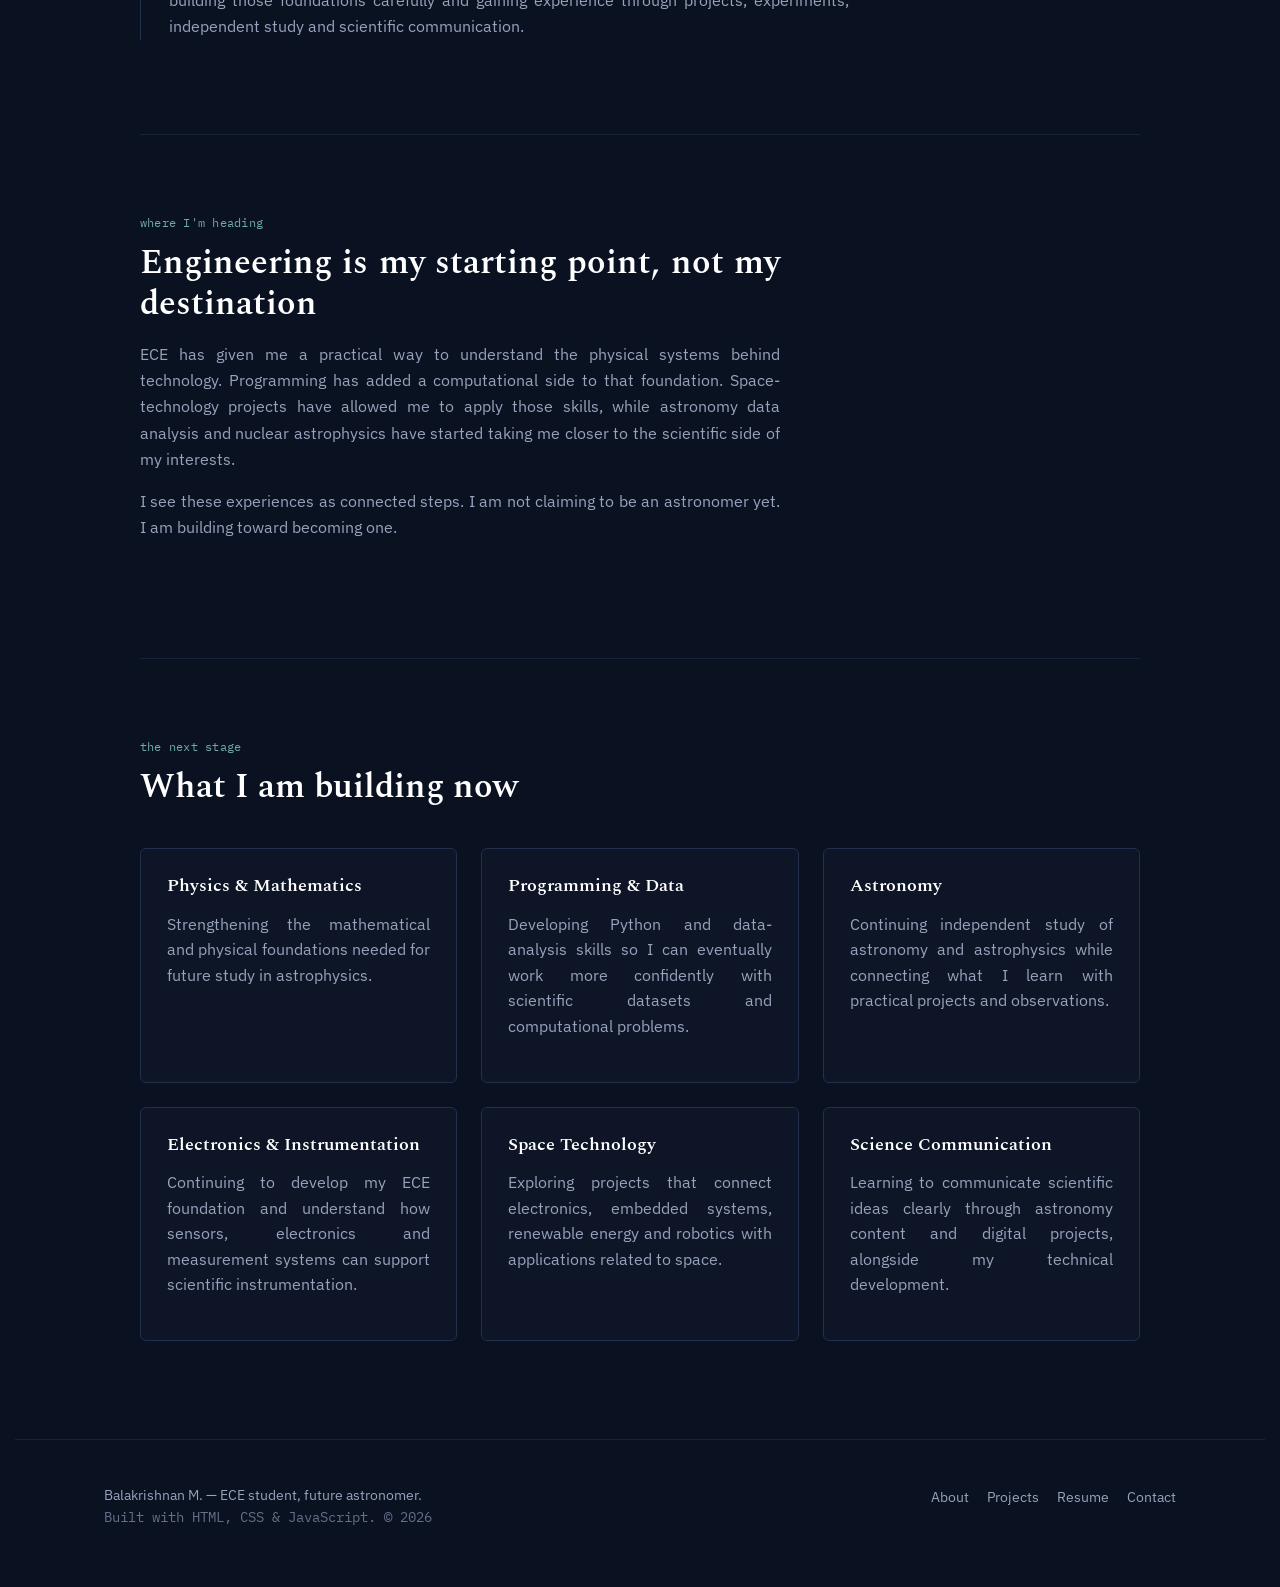
<file: astronomy.html>
<!DOCTYPE html>
<html lang="en">

<head>
  <meta charset="UTF-8">
  <meta name="viewport" content="width=device-width, initial-scale=1.0">

  <title>My Astronomy Journey — Balakrishnan M</title>
  <link rel="icon" type="image/png" href="images/favicon.png">

  <meta name="description"
    content="Balakrishnan M.'s journey from an interest in astronomy through electronics, programming, space technology, astronomy data analysis and nuclear astrophysics toward a future in astronomy and astrophysics.">

  <link rel="stylesheet" href="css/style.css">
</head>

<body data-page="astronomy">

  <canvas id="starfield" aria-hidden="true"></canvas>


  <header class="site-header">

    <nav class="nav">

      <a href="index.html" class="brand">
        <span class="brand-mark">&gt;</span> Balakrishnan M
      </a>

      <button class="nav-toggle" aria-expanded="false" aria-controls="navlinks">
        Menu
      </button>

      <ul class="nav-links" id="navlinks">

        <li><a href="index.html" data-page="home">Home</a>        </li>

        <li>
          <a href="about.html" data-page="about">About</a>
        </li>

        <li><a href="skills.html" data-page="skills">Skills</a></li>

        <li>
          <a href="projects.html" data-page="projects">Projects</a>
        </li>

        <li>
          <a href="internship.html" data-page="internship">Internship</a>
        </li>

        <li>
          <a href="astronomy.html" data-page="astronomy">Astronomy</a>
        </li>

        <li>
          <a href="certifications.html" data-page="certifications">Certifications</a>
        </li>

        <li>
          <a href="achievements.html" data-page="achievements">Achievements</a>
        </li>

        <li>
          <a href="contact.html" data-page="contact">Contact</a>
        </li>

      </ul>

    </nav>

  </header>


  <main>


    <!-- PAGE INTRODUCTION -->

    <section class="page-hero wrap">

      <span class="kicker">astronomy journey</span>

      <h1>
        From curiosity to a direction
      </h1>

      <p>
        Astronomy started for me with a simple curiosity about the universe.
        Over time, that curiosity developed into something more deliberate:
        learning the science behind the objects I was interested in and finding
        practical ways to connect my technical education with space science.
      </p>

    </section>



    <!-- JOURNEY -->

    <section class="section wrap">

      <div class="section-head">

        <span class="kicker">the journey</span>

        <h2>
          How my interests developed
        </h2>

        <p class="lede">
          My path toward astronomy has not been a straight academic route.
          I am currently studying Electronics and Communication Engineering,
          while independently building the physics, mathematics, programming
          and astronomy knowledge I will need for my future studies.
        </p>

      </div>


      <div class="timeline">


        <!-- 01 -->

        <div class="timeline-item">

          <span class="tl-tag">where it started</span>

          <h4>
            Curiosity about astronomy
          </h4>

          <p>
            My interest in astronomy began with curiosity about space and the
            universe. Questions about stars, planets, galaxies and the physical
            processes happening beyond Earth gradually made me want to understand
            astronomy more scientifically rather than only as an area of
            fascination.
          </p>

          <p>
            That interest became a long-term goal: to eventually study astronomy
            and astrophysics formally and work in the field.
          </p>

        </div>



        <!-- 02 -->

        <div class="timeline-item">

          <span class="tl-tag">academic foundation</span>

          <h4>
            Electronics &amp; Communication Engineering
          </h4>

          <p>
            I chose a Diploma in Electronics and Communication Engineering at
            Sankar Polytechnic College. Although ECE is not the same field as
            astrophysics, it gave me a practical engineering foundation in
            electronics, circuits, systems, measurement and hardware.
          </p>

          <p>
            I began to see electronics not as something separate from astronomy,
            but as a possible foundation for working with scientific instruments,
            sensors, signals and data-acquisition systems.
          </p>

        </div>



        <!-- 03 -->

        <div class="timeline-item">

          <span class="tl-tag">expanding beyond electronics</span>

          <h4>
            Learning programming
          </h4>

          <p>
            As I continued with ECE, I started learning programming to complement
            my electronics background. Python became an important part of that
            process, particularly for calculations, data handling, visualisation
            and scientific exploration.
          </p>

          <p>
            I have also worked with technologies such as HTML, CSS and JavaScript
            while building astronomy-related web projects. This helped me
            discover that programming could connect my technical interests with
            both scientific data and science communication.
          </p>

        </div>



        <!-- 04 -->

        <div class="timeline-item">

          <span class="tl-tag">first astronomy project</span>

          <h4>
            Celestial Gallery
          </h4>

          <p>
            One of the ways I combined programming with astronomy was through
            <strong>Celestial Gallery</strong>, an astronomy web application
            developed using HTML, CSS and JavaScript.
          </p>

          <p>
            The project was not simply about learning web development. It gave me
            a way to work with a subject I genuinely enjoy and experiment with
            presenting astronomical information in a structured and accessible
            form.
          </p>

          <a href="project-celestial-gallery.html" class="card-link">
            View Celestial Gallery →
          </a>

        </div>



        <!-- 05 -->

        <div class="timeline-item">

          <span class="tl-tag">space technology</span>

          <h4>
            Def-Space Summer Internship
          </h4>

          <p>
            My interest in space technology eventually led to the Def-Space
            Summer Internship at the Bharat Space Education Research Centre
            (BSERC).
          </p>

          <p>
            During the internship, I worked on a proof-of-concept
            <strong>solar tracking and receiving system</strong>. The project
            used an Arduino, LDR sensors, a servo motor and a solar panel to
            explore sensor-guided alignment of a receiver toward a light source.
          </p>

          <p>
            The idea was inspired by the broader concept of
            <strong>Space-Based Solar Power</strong>. More importantly for me,
            the project showed how electronics, sensors, programming and
            mechanical movement can come together in a space-technology
            application.
          </p>

          <a href="internship.html" class="card-link">
            View internship →
          </a>

        </div>



        <!-- 06 -->

        <div class="timeline-item">

          <span class="tl-tag">working with astronomical data</span>

          <h4>
            Virgo Constellation Data Analysis
          </h4>

          <p>
            My interest then moved further toward the data side of astronomy.
            I worked on a small
            <strong>Virgo Constellation Data Analysis</strong> project using
            information derived from a Hubble Space Telescope image.
          </p>

          <p>
            I created a small dataset and explored it using statistical analysis,
            Excel and Matplotlib. It was an early attempt to move from simply
            looking at astronomical images to treating astronomical information
            as data that can be measured, organised and analysed.
          </p>

          <a href="project-virgo.html" class="card-link">
            View data-analysis project →
          </a>

        </div>



        <!-- 07 -->

        <div class="timeline-item">

          <span class="tl-tag">moving toward astrophysics</span>

          <h4>
            Nuclear Astrophysics
          </h4>

          <p>
            I wanted to understand the physics behind astronomical phenomena, so
            I began studying Nuclear Astrophysics through an NPTEL course from
            IIT Roorkee.
          </p>

          <p>
            This introduced me to topics such as thermonuclear reactions,
            reaction rates, cross-sections, the Gamow window, the astrophysical
            S-factor, the proton-proton chain and the CNO cycle.
          </p>

          <p>
            This was an important step for me because it moved my learning beyond
            general astronomy toward the physical processes that help explain
            how stars work and how elements are produced in stellar environments.
          </p>

          <a href="learning.html" class="card-link">
            View my learning →
          </a>

        </div>



        <!-- 08 -->

        <div class="timeline-item">

          <span class="tl-tag">where I am now</span>

          <h4>
            Building the foundation
          </h4>

          <p>
            I am currently a second-year Diploma student in Electronics and
            Communication Engineering. At the same time, I am deliberately
            building knowledge beyond my diploma curriculum.
          </p>

          <p>
            My current learning spans physics, mathematics, electronics,
            programming, astronomy, data analysis and astrophysics. I am trying
            to understand these subjects as connected parts of one larger
            scientific foundation rather than studying them independently.
          </p>

        </div>



        <!-- 09 -->

        <div class="timeline-item">

          <span class="tl-tag">long-term direction</span>

          <h4>
            Toward astronomy &amp; astrophysics
          </h4>

          <p>
            My long-term goal is to continue from my engineering education into
            higher studies in physics and astrophysics, gradually moving closer
            to professional astronomy and astronomical research.
          </p>

          <p>
            The path ahead will require a much stronger foundation in mathematics,
            physics, scientific computing and astrophysics. I am still at the
            beginning of that path, so my focus now is on building those
            foundations carefully and gaining experience through projects,
            experiments, independent study and scientific communication.
          </p>

        </div>


      </div>

    </section>



    <!-- CURRENT DIRECTION -->

    <section class="section wrap">

      <div class="section-head">

        <span class="kicker">where I'm heading</span>

        <h2>
          Engineering is my starting point, not my destination
        </h2>

        <p class="lede">
          ECE has given me a practical way to understand the physical systems
          behind technology. Programming has added a computational side to that
          foundation. Space-technology projects have allowed me to apply those
          skills, while astronomy data analysis and nuclear astrophysics have
          started taking me closer to the scientific side of my interests.
        </p>

        <p class="lede">
          I see these experiences as connected steps. I am not claiming to be an
          astronomer yet. I am building toward becoming one.
        </p>

      </div>

    </section>



    <!-- WHAT I AM BUILDING -->

    <section class="section wrap">

      <div class="section-head">

        <span class="kicker">the next stage</span>

        <h2>
          What I am building now
        </h2>

      </div>


      <div class="grid grid-3">


        <div class="card">

          <h3>
            Physics &amp; Mathematics
          </h3>

          <p>
            Strengthening the mathematical and physical foundations needed for
            future study in astrophysics.
          </p>

        </div>


        <div class="card">

          <h3>
            Programming &amp; Data
          </h3>

          <p>
            Developing Python and data-analysis skills so I can eventually work
            more confidently with scientific datasets and computational
            problems.
          </p>

        </div>


        <div class="card">

          <h3>
            Astronomy
          </h3>

          <p>
            Continuing independent study of astronomy and astrophysics while
            connecting what I learn with practical projects and observations.
          </p>

        </div>


        <div class="card">

          <h3>
            Electronics &amp; Instrumentation
          </h3>

          <p>
            Continuing to develop my ECE foundation and understand how sensors,
            electronics and measurement systems can support scientific
            instrumentation.
          </p>

        </div>


        <div class="card">

          <h3>
            Space Technology
          </h3>

          <p>
            Exploring projects that connect electronics, embedded systems,
            renewable energy and robotics with applications related to space.
          </p>

        </div>


        <div class="card">

          <h3>
            Science Communication
          </h3>

          <p>
            Learning to communicate scientific ideas clearly through astronomy
            content and digital projects, alongside my technical development.
          </p>

        </div>


      </div>

    </section>


  </main>



  <footer class="site-footer">

    <div class="wrap footer-grid">

      <div>

        <p>
          Balakrishnan M. — ECE student, future astronomer.
        </p>

        <p class="footer-note">
          Built with HTML, CSS &amp; JavaScript. ©
          <span data-year></span>
        </p>

      </div>


      <ul class="footer-links">

        <li>
          <a href="about.html">About</a>
        </li>

        <li>
          <a href="projects.html">Projects</a>
        </li>

        <li>
          <a href="resume.html">Resume</a>
        </li>

        <li>
          <a href="contact.html">Contact</a>
        </li>

      </ul>

    </div>

  </footer>


  <script src="js/main.js"></script>

</body>

</html>
</file>
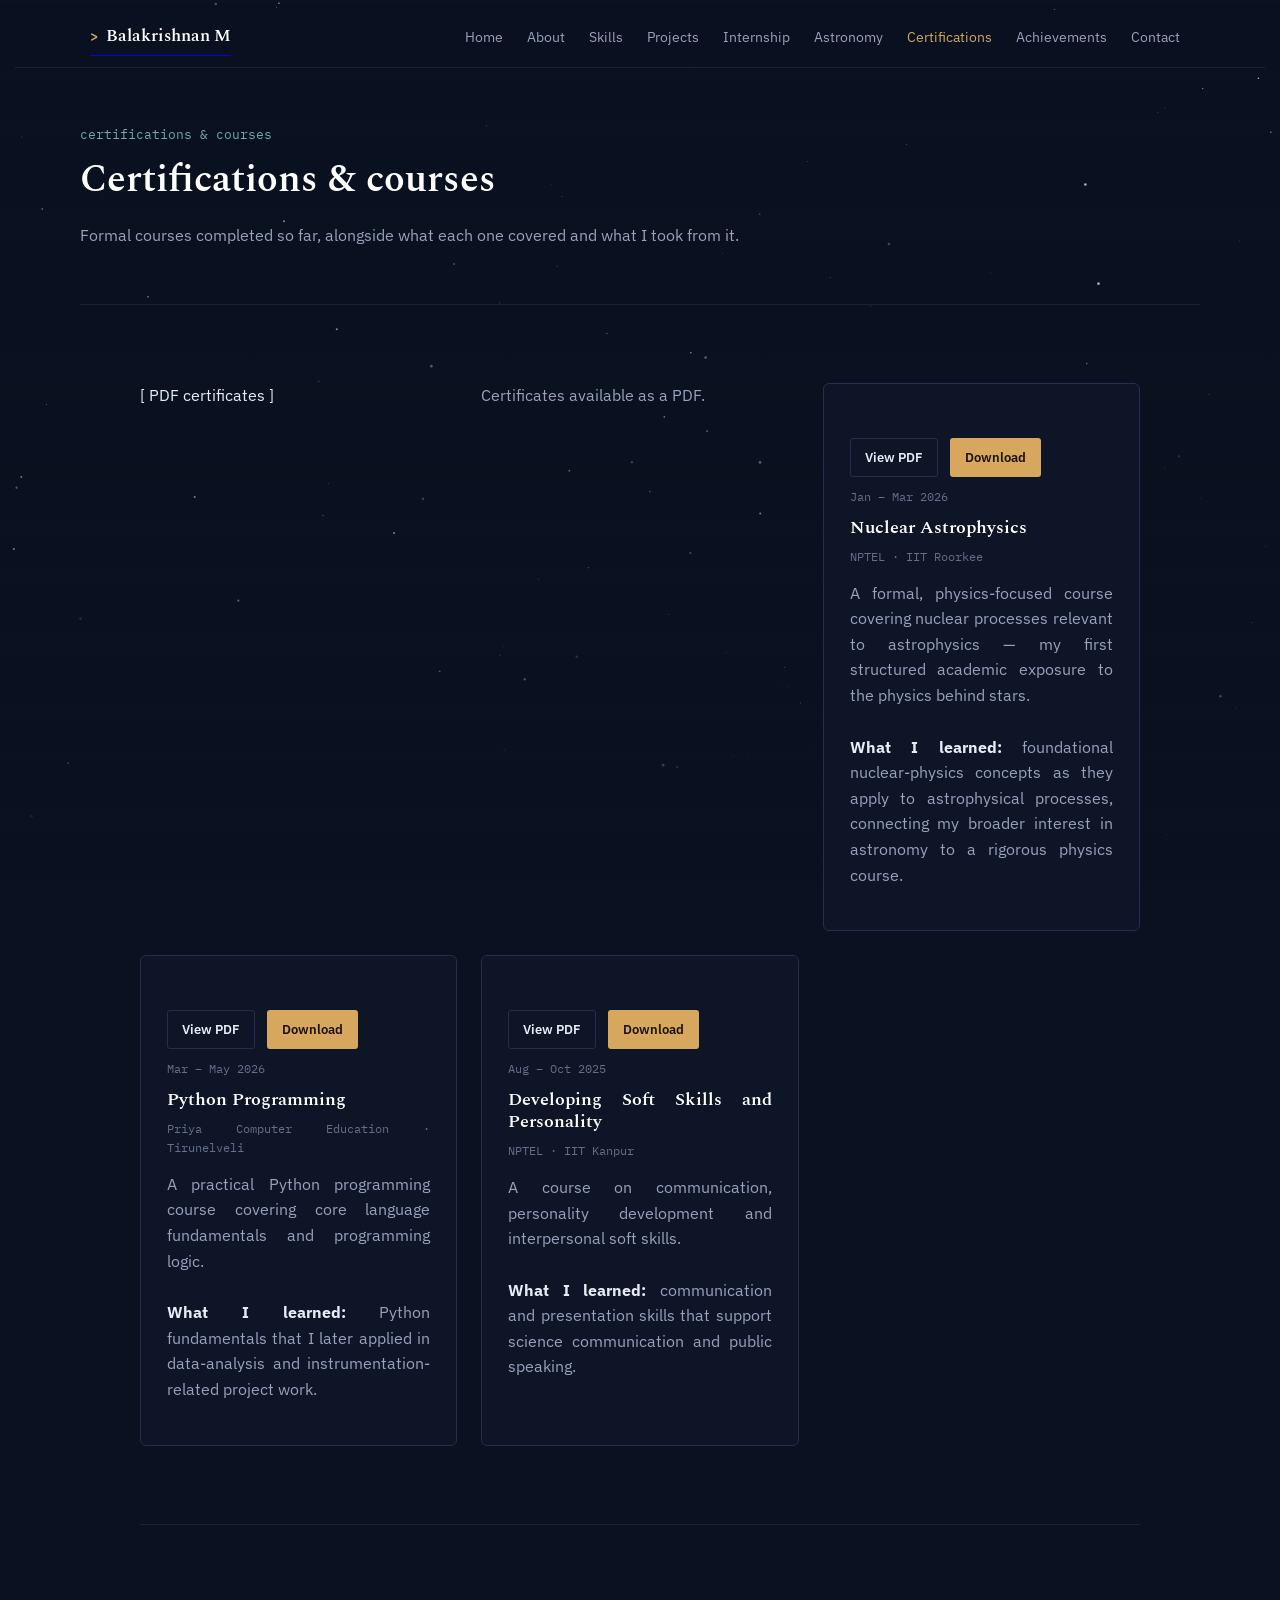
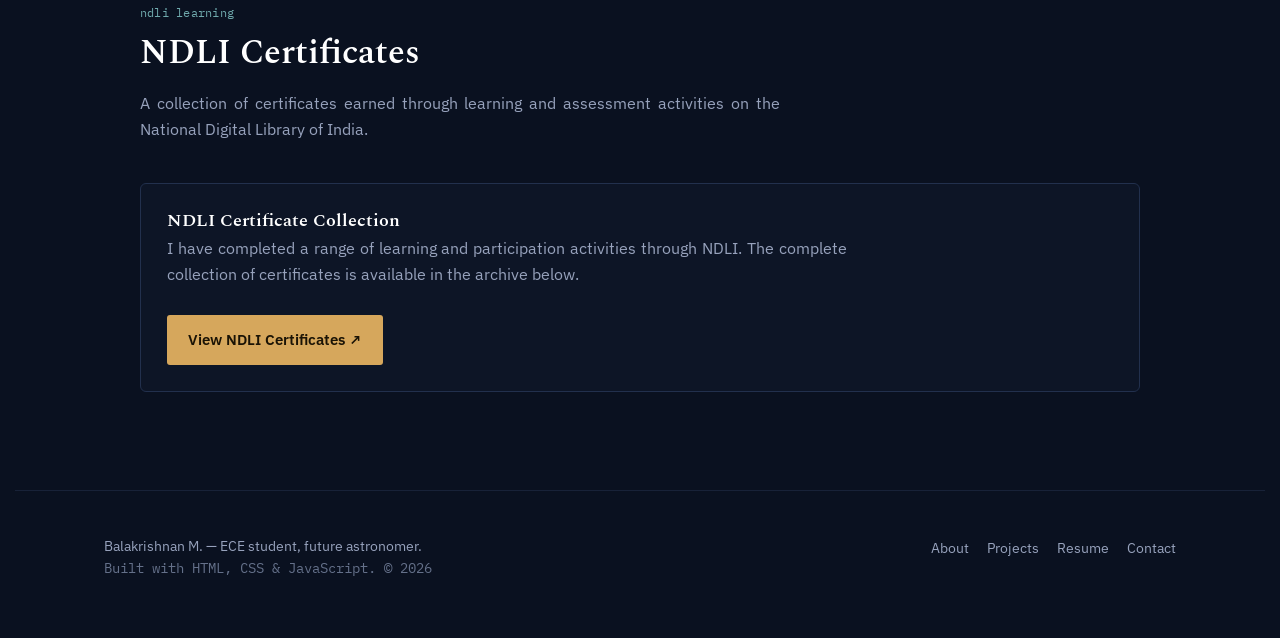
<file: certifications.html>
<!DOCTYPE html>
<html lang="en">

<head>
  <meta charset="UTF-8">
  <meta name="viewport" content="width=device-width, initial-scale=1.0">

  <title>Certifications — Balakrishnan M</title>
  <link rel="icon" type="image/png" href="images/favicon.png">
  <meta name="description"
    content="Certifications and courses completed by Balakrishnan M., including Nuclear Astrophysics, Python Programming and Developing Soft Skills and Personality.">

  <link rel="stylesheet" href="css/style.css">
</head>

<body data-page="certifications">

  <canvas id="starfield" aria-hidden="true"></canvas>

  <header class="site-header">
    <nav class="nav">

      <a href="index.html" class="brand">
        <span class="brand-mark">&gt;</span> Balakrishnan M
      </a>

      <button class="nav-toggle" aria-expanded="false" aria-controls="navlinks">
        Menu
      </button>

      <ul class="nav-links" id="navlinks">
        <li><a href="index.html" data-page="home">Home</a></li>
        <li><a href="about.html" data-page="about">About</a></li>
        <li><a href="skills.html" data-page="skills">Skills</a></li>
        <li><a href="projects.html" data-page="projects">Projects</a></li>
        <li><a href="internship.html" data-page="internship">Internship</a></li>
        <li><a href="astronomy.html" data-page="astronomy">Astronomy</a></li>
        <li><a href="certifications.html" data-page="certifications">Certifications</a></li>
        <li><a href="achievements.html" data-page="achievements">Achievements</a></li>
        <li><a href="contact.html" data-page="contact">Contact</a></li>
      </ul>

    </nav>
  </header>


  <main>

    <!-- PAGE INTRO -->

    <section class="page-hero wrap">

      <span class="kicker">certifications &amp; courses</span>

      <h1>Certifications &amp; courses</h1>

      <p>
        Formal courses completed so far, alongside what each one covered
        and what I took from it.
      </p>

    </section>


    <!-- CERTIFICATIONS -->

    <section class="section wrap">

      <div class="grid grid-3">
        <span class="ph-icon">[ PDF certificates ]</span>

        <p>Certificates available as a PDF.</p>


        <!-- Nuclear Astrophysics — PDF only -->

        <div class="card">

          <div class="certificate-preview">
            <div class="certificate-pdf">


              <div class="btn-row">

                <a href="https://drive.google.com/file/d/1PTfzShHb1KuV66DpqyCnb8fiwHVBl-nN/view?usp=drivesdk"
                  class="btn btn-outline btn-sm" target="_blank" rel="noopener">
                  View PDF
                </a>

                <a href="https://drive.google.com/file/d/1PTfzShHb1KuV66DpqyCnb8fiwHVBl-nN/view?usp=drivesdk"
                  class="btn btn-primary btn-sm" download>
                  Download
                </a>

              </div>

            </div>
          </div>

          <span class="card-meta">Jan – Mar 2026</span>

          <h3>Nuclear Astrophysics</h3>

          <p class="card-meta" style="margin:-6px 0 4px;">
            NPTEL · IIT Roorkee
          </p>

          <p>
            A formal, physics-focused course covering nuclear processes
            relevant to astrophysics — my first structured academic
            exposure to the physics behind stars.
          </p>

          <p>
            <strong style="color:var(--text);">What I learned:</strong>
            foundational nuclear-physics concepts as they apply to
            astrophysical processes, connecting my broader interest in
            astronomy to a rigorous physics course.
          </p>

        </div>


        <!-- Python Programming — PDF -->

        <div class="card">

          <div class="btn-row">

            <a href="https://drive.google.com/file/d/1PbAPRwo-wFZylcJzEKuPKSsHyXr-Jrg8/view?usp=drivesdk"
              class="btn btn-outline btn-sm" target="_blank" rel="noopener">
              View PDF
            </a>

            <a href="https://drive.google.com/file/d/1PbAPRwo-wFZylcJzEKuPKSsHyXr-Jrg8/view?usp=drivesdk"
              class="btn btn-primary btn-sm" download>
              Download
            </a>

          </div>

          <span class="card-meta">Mar – May 2026</span>

          <h3>Python Programming</h3>

          <p class="card-meta" style="margin:-6px 0 4px;">
            Priya Computer Education · Tirunelveli
          </p>

          <p>
            A practical Python programming course covering core language
            fundamentals and programming logic.
          </p>

          <p>
            <strong style="color:var(--text);">What I learned:</strong>
            Python fundamentals that I later applied in data-analysis
            and instrumentation-related project work.
          </p>

        </div>


        <!-- Developing Soft Skills and Personality — PDF only -->

        <div class="card">

          <div class="certificate-preview">
            <div class="certificate-pdf">

              <div class="btn-row">

                <a href="https://drive.google.com/file/d/1PTfzShHb1KuV66DpqyCnb8fiwHVBl-nN/view?usp=drivesdk"
                  class="btn btn-outline btn-sm" target="_blank" rel="noopener">
                  View PDF
                </a>

                <a href="https://drive.google.com/file/d/1PTfzShHb1KuV66DpqyCnb8fiwHVBl-nN/view?usp=drivesdk"
                  class="btn btn-primary btn-sm" download>
                  Download
                </a>

              </div>

            </div>
          </div>

          <span class="card-meta">Aug – Oct 2025</span>

          <h3>Developing Soft Skills and Personality</h3>

          <p class="card-meta" style="margin:-6px 0 4px;">
            NPTEL · IIT Kanpur
          </p>

          <p>
            A course on communication, personality development and
            interpersonal soft skills.
          </p>

          <p>
            <strong style="color:var(--text);">What I learned:</strong>
            communication and presentation skills that support science
            communication and public speaking.
          </p>

        </div>

      </div>
    </section>


    <section class="section wrap">
      <div class="section-head">
        <span class="kicker">ndli learning</span>
        <h2>NDLI Certificates</h2>
        <p class="lede">
          A collection of certificates earned through learning and assessment
          activities on the National Digital Library of India.
        </p>
      </div>

      <div class="card">
        <div class="certificate-archive">
          <div>
            <h3>NDLI Certificate Collection</h3>
            <p>
              I have completed a range of learning and participation activities
              through NDLI. The complete collection of certificates is available
              in the archive below.
            </p>

            <div class="btn-row">
              <a href="https://drive.google.com/drive/folders/1QjUdw00SlwpY4GIxBz1Uqk8s7wiNQwO0" class="btn btn-primary"
                target="_blank" rel="noopener">
                View NDLI Certificates ↗
              </a>
            </div>
          </div>
        </div>
      </div>
    </section>

  </main>


  <footer class="site-footer">

    <div class="wrap footer-grid">

      <div>

        <p>
          Balakrishnan M. — ECE student, future astronomer.
        </p>

        <p class="footer-note">
          Built with HTML, CSS &amp; JavaScript. ©
          <span data-year></span>
        </p>

      </div>

      <ul class="footer-links">

        <li><a href="about.html">About</a></li>
        <li><a href="projects.html">Projects</a></li>
        <li><a href="resume.html">Resume</a></li>
        <li><a href="contact.html">Contact</a></li>

      </ul>

    </div>

  </footer>


  <script src="js/main.js"></script>

</body>

</html>
</file>
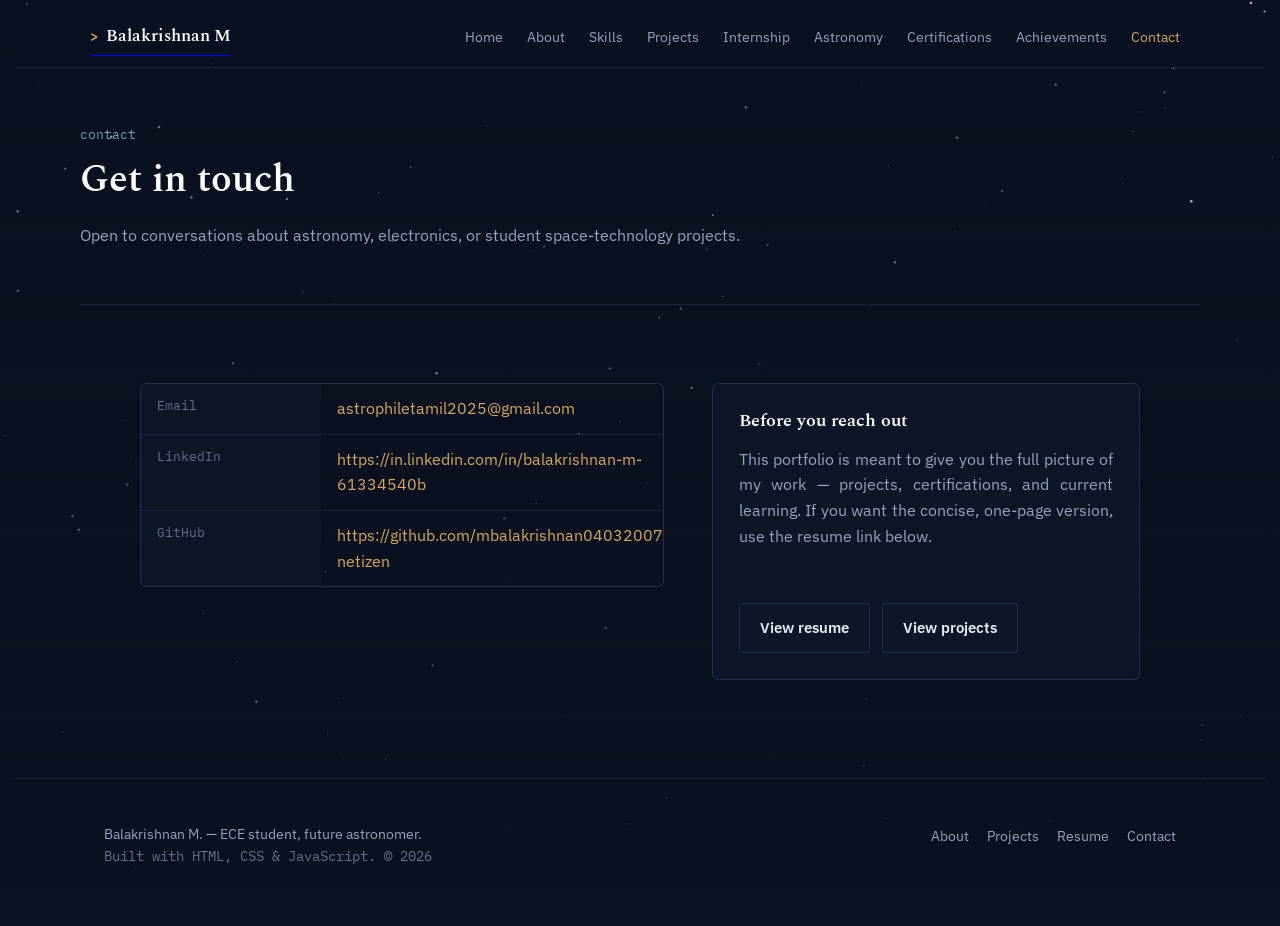
<file: contact.html>
<!DOCTYPE html>
<html lang="en">
<head>
<meta charset="UTF-8">
<meta name="viewport" content="width=device-width, initial-scale=1.0">
<title>Contact — Balakrishnan M</title>
<link rel="icon" type="image/png" href="images/favicon.png">
<meta name="description" content="Get in touch with Balakrishnan M.">
<link rel="stylesheet" href="css/style.css">
</head>
<body data-page="contact">
<canvas id="starfield" aria-hidden="true"></canvas>

<header class="site-header">
  <nav class="nav">
    <a href="index.html" class="brand"><span class="brand-mark">&gt;</span> Balakrishnan M</a>
    <button class="nav-toggle" aria-expanded="false" aria-controls="navlinks">Menu</button>
    <ul class="nav-links" id="navlinks">
      <li><a href="index.html" data-page="home">Home</a></li>
      <li><a href="about.html" data-page="about">About</a></li>
      <li><a href="skills.html" data-page="skills">Skills</a></li>
      <li><a href="projects.html" data-page="projects">Projects</a></li>
      <li><a href="internship.html" data-page="internship">Internship</a></li>
      <li><a href="astronomy.html" data-page="astronomy">Astronomy</a></li>
      <li><a href="certifications.html" data-page="certifications">Certifications</a></li>
      <li><a href="achievements.html" data-page="achievements">Achievements</a></li>
      <li><a href="contact.html" data-page="contact">Contact</a></li>
    </ul>
  </nav>
</header>

<main>
  <section class="page-hero wrap">
    <span class="kicker">contact</span>
    <h1>Get in touch</h1>
    <p>Open to conversations about astronomy, electronics, or student space-technology projects.</p>
  </section>

  <section class="section wrap">
    <div class="two-col">
      <div class="kv">
        <div class="kv-row"><dt>Email</dt><dd><a href="mailto:astrophiletamil2025@gmail.com?subject=Message%20from%20Portfolio%20Website&body=Hello,%0D%0A%0D%0AI%20came%20across%20your%20portfolio%20and%20would%20like%20to%20connect%20with%20you%0D%0A(%20Type Your Message%20).%0D%0A%0D%0ARegards,%0D%0AA%20Portfolio%20Visitor%0D%0A(%20Your%20Name%20Please%20)" style="color:var(--amber);">astrophiletamil2025@gmail.com</a> <span style="color:var(--text-faint);">         
        </span></dd></div>
        <div class="kv-row"><dt>LinkedIn</dt><dd><a href="https://in.linkedin.com/in/balakrishnan-m-61334540b" style="color:var(--amber);">https://in.linkedin.com/in/balakrishnan-m-61334540b</a></dd></div>
        <div class="kv-row"><dt>GitHub</dt><dd><a href="https://github.com/mbalakrishnan04032007-netizen" style="color:var(--amber);">https://github.com/mbalakrishnan04032007-netizen</a></dd></div>
      </div>

      <div class="card">
        <h3>Before you reach out</h3>
        <p>This portfolio is meant to give you the full picture of my work — projects, certifications, and current learning. If you want the concise, one-page version, use the resume link below.</p>
        <div class="btn-row">
          <a href="resume.html" class="btn btn-outline">View resume</a>
          <a href="projects.html" class="btn btn-outline">View projects</a>
        </div>
      </div>
    </div>
  </section>
</main>

<footer class="site-footer">
  <div class="wrap footer-grid">
    <div>
      <p>Balakrishnan M. — ECE student, future astronomer.</p>
      <p class="footer-note">Built with HTML, CSS &amp; JavaScript. © <span data-year></span></p>
    </div>
    <ul class="footer-links">
      <li><a href="about.html">About</a></li>
      <li><a href="projects.html">Projects</a></li>
      <li><a href="resume.html">Resume</a></li>
      <li><a href="contact.html">Contact</a></li>
    </ul>
  </div>
</footer>

<script src="js/main.js"></script>
</body>
</html>
</file>
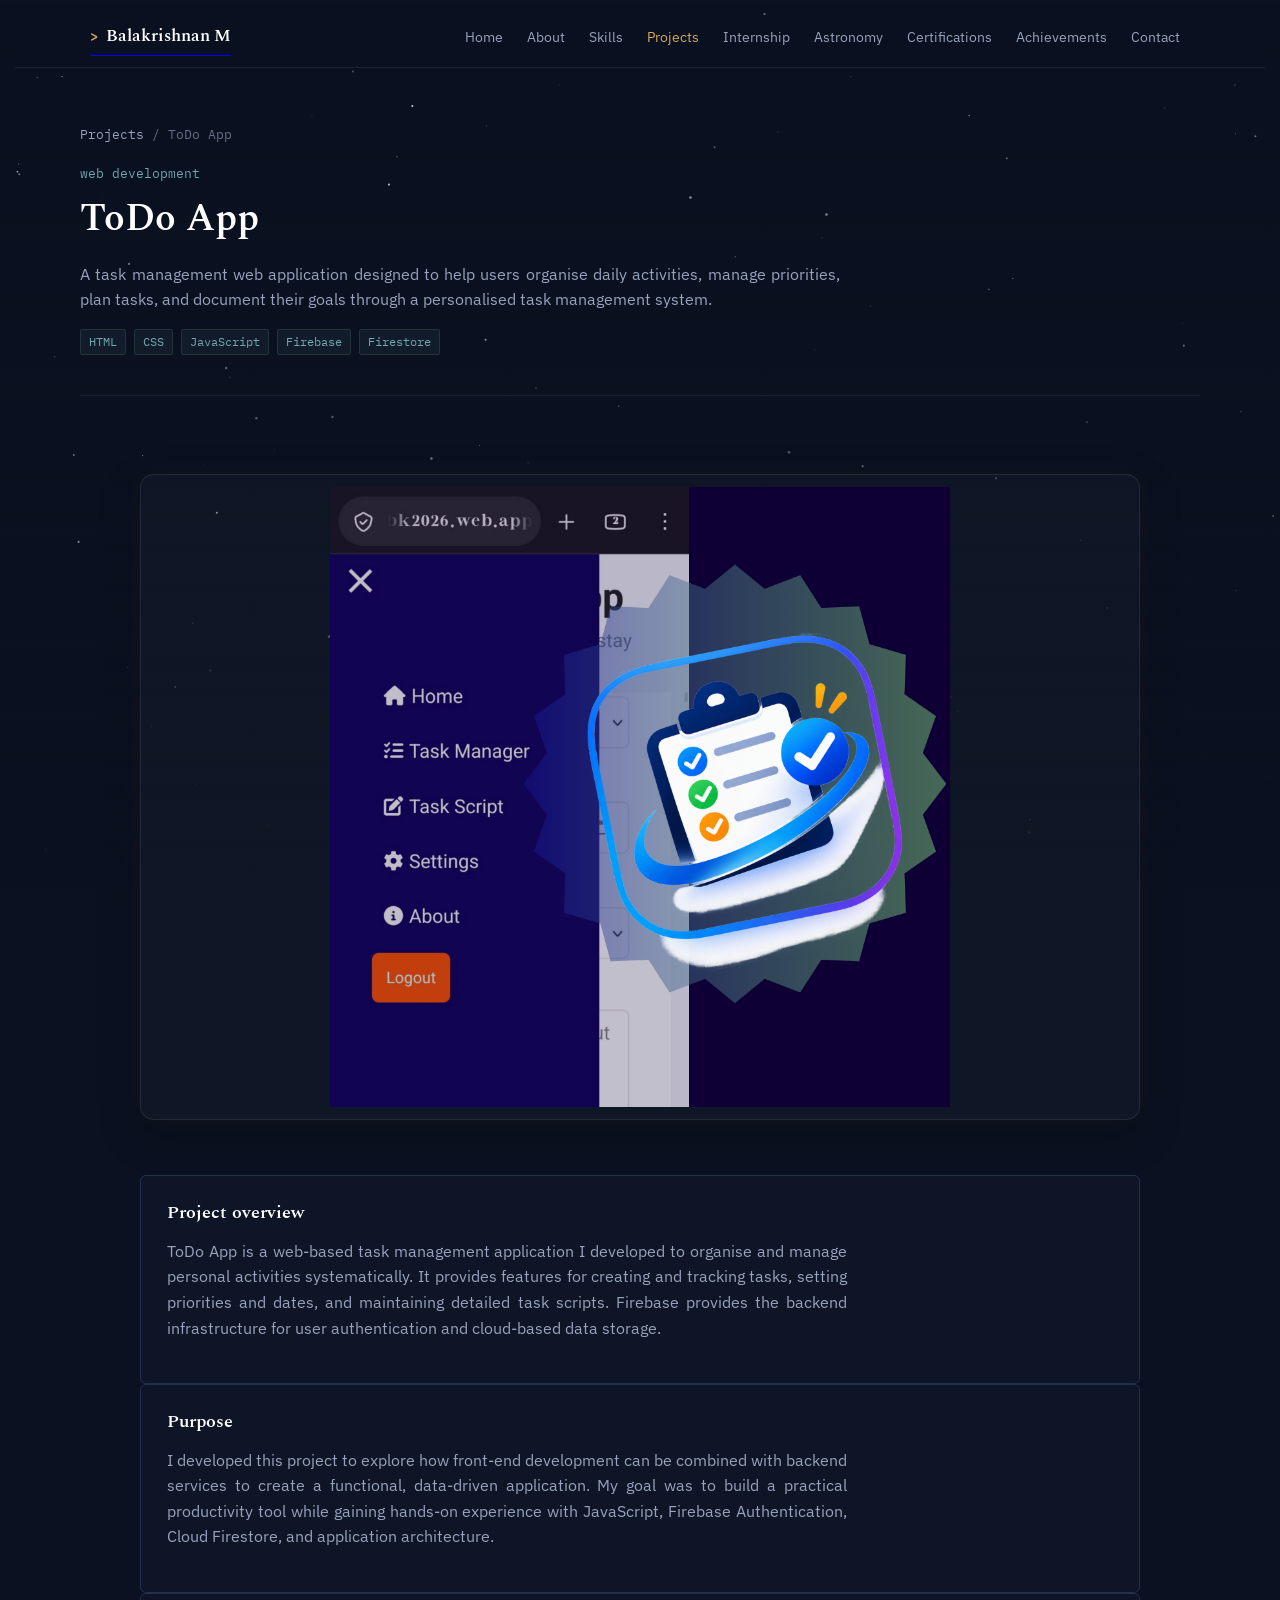
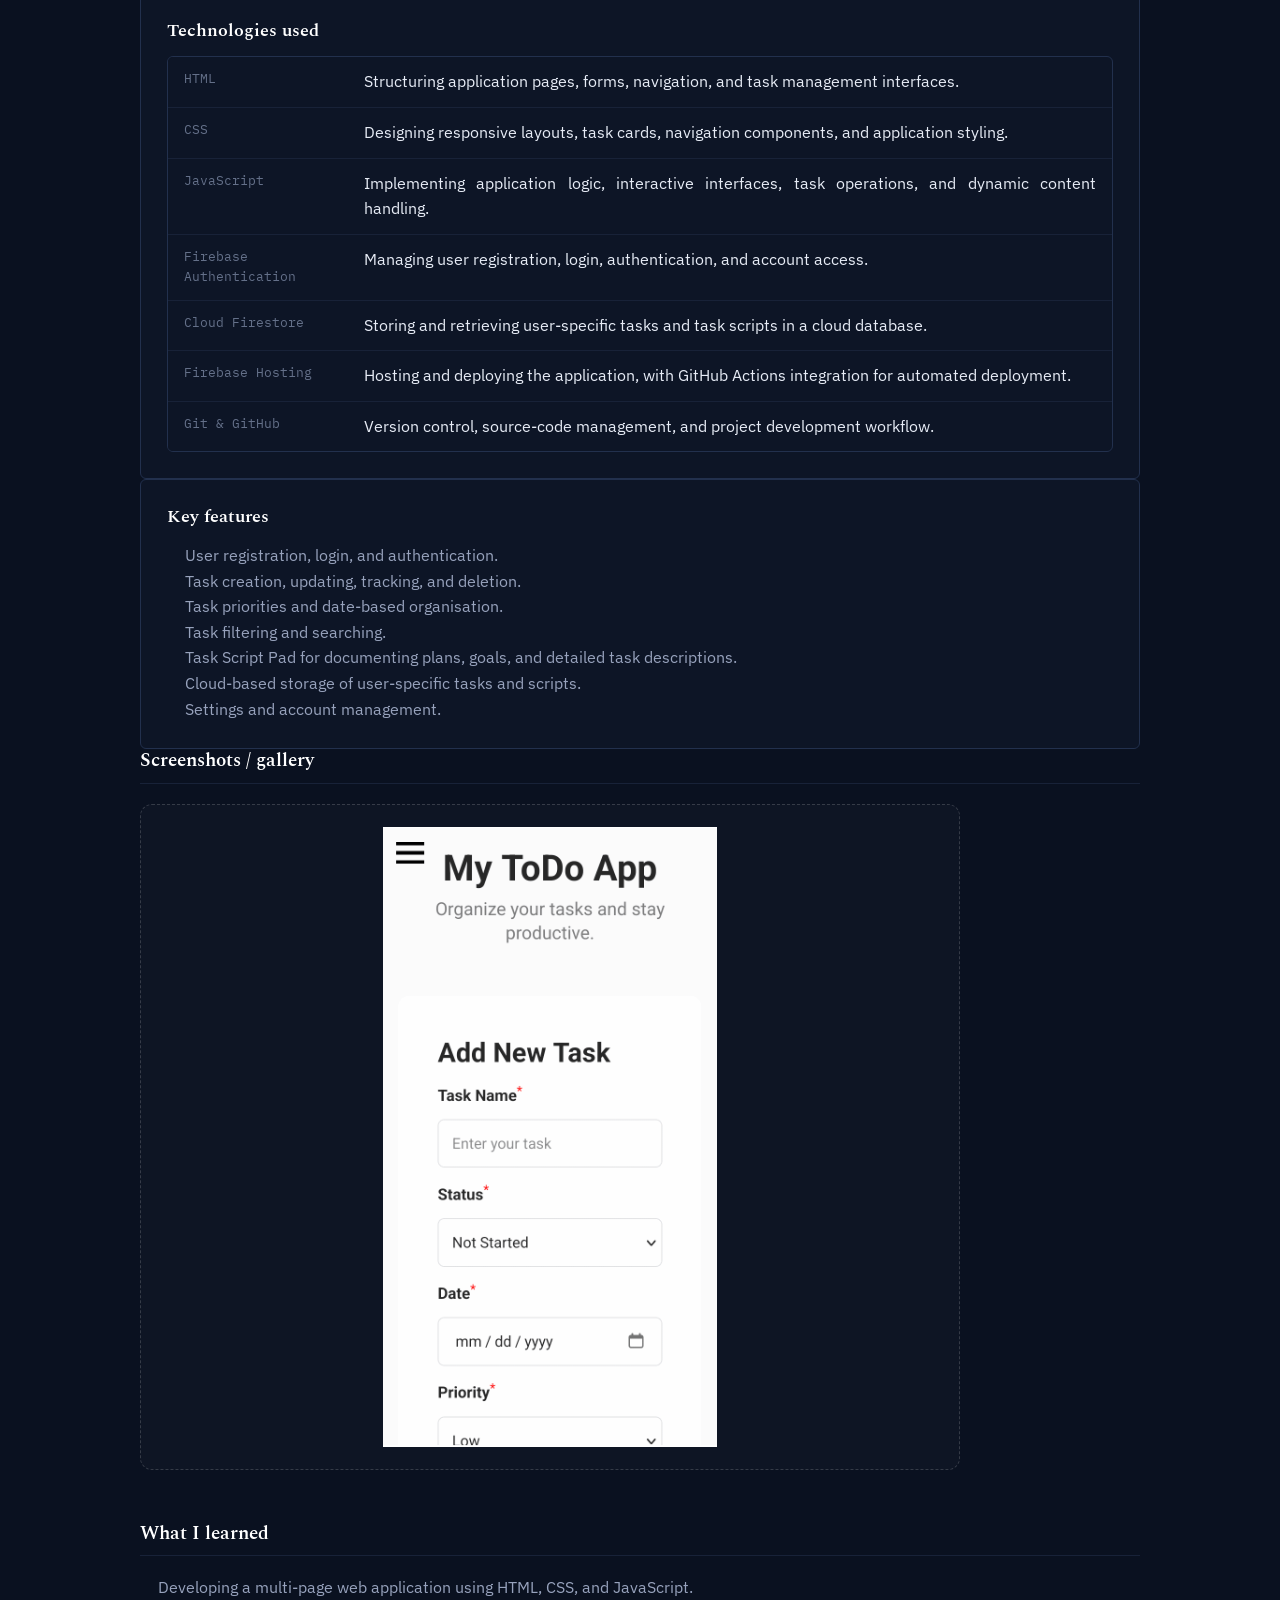
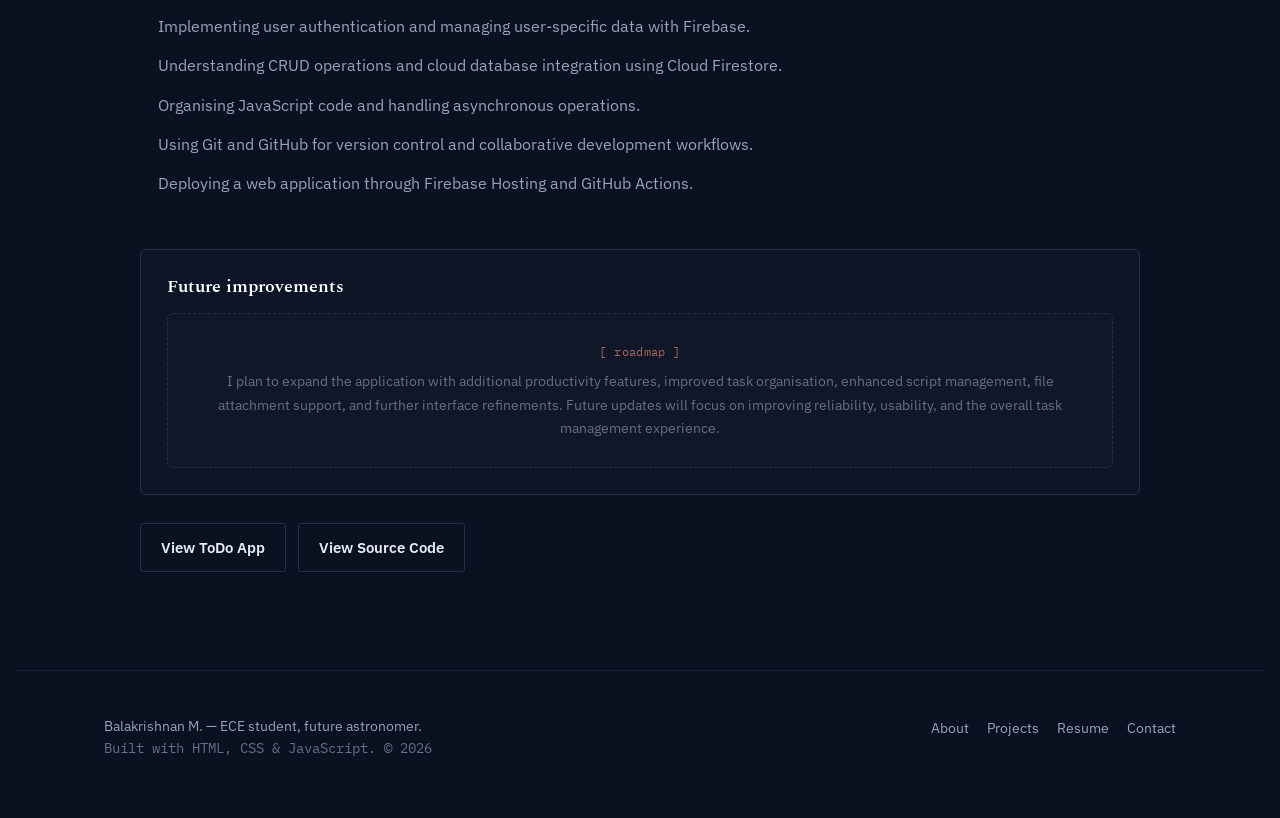
<file: project-todo.html>
<!DOCTYPE html>
<html lang="en">

<head>
  <meta charset="UTF-8">
  <meta name="viewport" content="width=device-width, initial-scale=1.0">
  <title>ToDo App — Project | Balakrishnan M</title>
  <link rel="icon" type="image/png" href="images/favicon.png">
  <meta name="description"
    content="Celestial Gallery: an astronomy web application built with HTML, CSS and JavaScript, presenting curated celestial objects and information.">
  <link rel="stylesheet" href="css/style.css">
</head>

<body data-page="projects">
  <canvas id="starfield" aria-hidden="true"></canvas>

  <header class="site-header">
    <nav class="nav">
      <a href="index.html" class="brand"><span class="brand-mark">&gt;</span> Balakrishnan M</a>
      <button class="nav-toggle" aria-expanded="false" aria-controls="navlinks">Menu</button>
      <ul class="nav-links" id="navlinks">
        <li><a href="index.html" data-page="home">Home</a></li>
        <li><a href="about.html" data-page="about">About</a></li>
        <li><a href="skills.html" data-page="skills">Skills</a></li>
        <li><a href="projects.html" data-page="projects">Projects</a></li>
        <li><a href="internship.html" data-page="internship">Internship</a></li>
        <li><a href="astronomy.html" data-page="astronomy">Astronomy</a></li>
        <li><a href="certifications.html" data-page="certifications">Certifications</a></li>
        <li><a href="achievements.html" data-page="achievements">Achievements</a></li>
        <li><a href="contact.html" data-page="contact">Contact</a></li>
      </ul>
    </nav>
  </header>

  <main>
    <section class="page-hero wrap">
      <div class="crumb"><a href="projects.html">Projects</a> / ToDo App</div>
      <span class="kicker">web development</span>
      <h1>ToDo App</h1>
      <p>A task management web application designed to help users organise daily activities, manage priorities, plan
        tasks, and document their goals through a personalised task management system.</p>
      <div class="tags" style="margin-top:14px;">
        <span class="tag">HTML</span>
        <span class="tag">CSS</span>
        <span class="tag">JavaScript</span>
        <span class="tag">Firebase</span>
        <span class="tag">Firestore</span>
      </div>
    </section>
    <section class="section wrap">
      <div class="placeholder" style="margin-bottom:44px;">
        <img class="appcg-screen" src="images/todo-home.png" alt="ToDo App home page">
      </div>

      <div class="card">
        <h3>Project overview</h3>
        <p>ToDo App is a web-based task management application I developed to organise and manage personal activities
          systematically. It provides features for creating and tracking tasks, setting priorities and dates, and
          maintaining detailed task scripts. Firebase provides the backend infrastructure for user authentication and
          cloud-based data storage.</p>
      </div>

      <div class="card">
        <h3>Purpose</h3>
        <p>I developed this project to explore how front-end development can be combined with backend services to create
          a functional, data-driven application. My goal was to build a practical productivity tool while gaining
          hands-on experience with JavaScript, Firebase Authentication, Cloud Firestore, and application architecture.
        </p>
      </div>

      <div class="card">
        <h3>Technologies used</h3>
        <div class="kv">
          <div class="kv-row">
            <dt>HTML</dt>
            <dd>Structuring application pages, forms, navigation, and task management interfaces.</dd>
          </div>
          <div class="kv-row">
            <dt>CSS</dt>
            <dd>Designing responsive layouts, task cards, navigation components, and application styling.</dd>
          </div>
          <div class="kv-row">
            <dt>JavaScript</dt>
            <dd>Implementing application logic, interactive interfaces, task operations, and dynamic content handling.
            </dd>
          </div>
          <div class="kv-row">
            <dt>Firebase Authentication</dt>
            <dd>Managing user registration, login, authentication, and account access.</dd>
          </div>
          <div class="kv-row">
            <dt>Cloud Firestore</dt>
            <dd>Storing and retrieving user-specific tasks and task scripts in a cloud database.</dd>
          </div>
          <div class="kv-row">
            <dt>Firebase Hosting</dt>
            <dd>Hosting and deploying the application, with GitHub Actions integration for automated deployment.</dd>
          </div>
          <div class="kv-row">
            <dt>Git & GitHub</dt>
            <dd>Version control, source-code management, and project development workflow.</dd>
          </div>
        </div>
      </div>

      <div class="card">
        <h3>Key features</h3>
        <ul style="color:var(--text-muted);padding-left:18px;margin:0;">
          <li>User registration, login, and authentication.</li>
          <li>Task creation, updating, tracking, and deletion.</li>
          <li>Task priorities and date-based organisation.</li>
          <li>Task filtering and searching.</li>
          <li>Task Script Pad for documenting plans, goals, and detailed task descriptions.</li>
          <li>Cloud-based storage of user-specific tasks and scripts.</li>
          <li>Settings and account management.</li>
        </ul>
      </div>

      <div class="doc-section">
  <h3>Screenshots / gallery</h3>
  <div class="placeholder">
    <img class="appcg-screen" src="images/todo_pages.gif" alt="ToDo App interface gif">
  </div>
      </div>

      <div class="doc-section">
        <h3>What I learned</h3>
        <ul style="color:var(--text-muted);padding-left:18px;margin:0;">
          <li>Developing a multi-page web application using HTML, CSS, and JavaScript.</li>
          <li>Implementing user authentication and managing user-specific data with Firebase.</li>
          <li>Understanding CRUD operations and cloud database integration using Cloud Firestore.</li>
          <li>Organising JavaScript code and handling asynchronous operations.</li>
          <li>Using Git and GitHub for version control and collaborative development workflows.</li>
          <li>Deploying a web application through Firebase Hosting and GitHub Actions.</li>
        </ul>
      </div>

      <div class="card">
        <h3>Future improvements</h3>
        <div class="placeholder">
          <span class="ph-icon">[ roadmap ]</span>
          <span>
            I plan to expand the application with additional productivity
            features, improved task organisation, enhanced script management,
            file attachment support, and further interface refinements.
            Future updates will focus on improving reliability, usability,
            and the overall task management experience.
          </span>
        </div>
      </div>

      <div class="btn-row">
        <a href="https://todo-app-bk2026.web.app/" class="btn btn-outline">View ToDo App</a>
        <a href="https://github.com/mbalakrishnan04032007-netizen/ToDo_App" class="btn btn-outline">View Source Code</a>
      </div>

    </section>
  </main>

  <footer class="site-footer">
    <div class="wrap footer-grid">
      <div>
        <p>Balakrishnan M. — ECE student, future astronomer.</p>
        <p class="footer-note">Built with HTML, CSS &amp; JavaScript. © <span data-year></span></p>
      </div>
      <ul class="footer-links">
        <li><a href="about.html">About</a></li>
        <li><a href="projects.html">Projects</a></li>
        <li><a href="resume.html">Resume</a></li>
        <li><a href="contact.html">Contact</a></li>
      </ul>
    </div>
  </footer>

  <script src="js/main.js"></script>
</body>

</html>
</file>
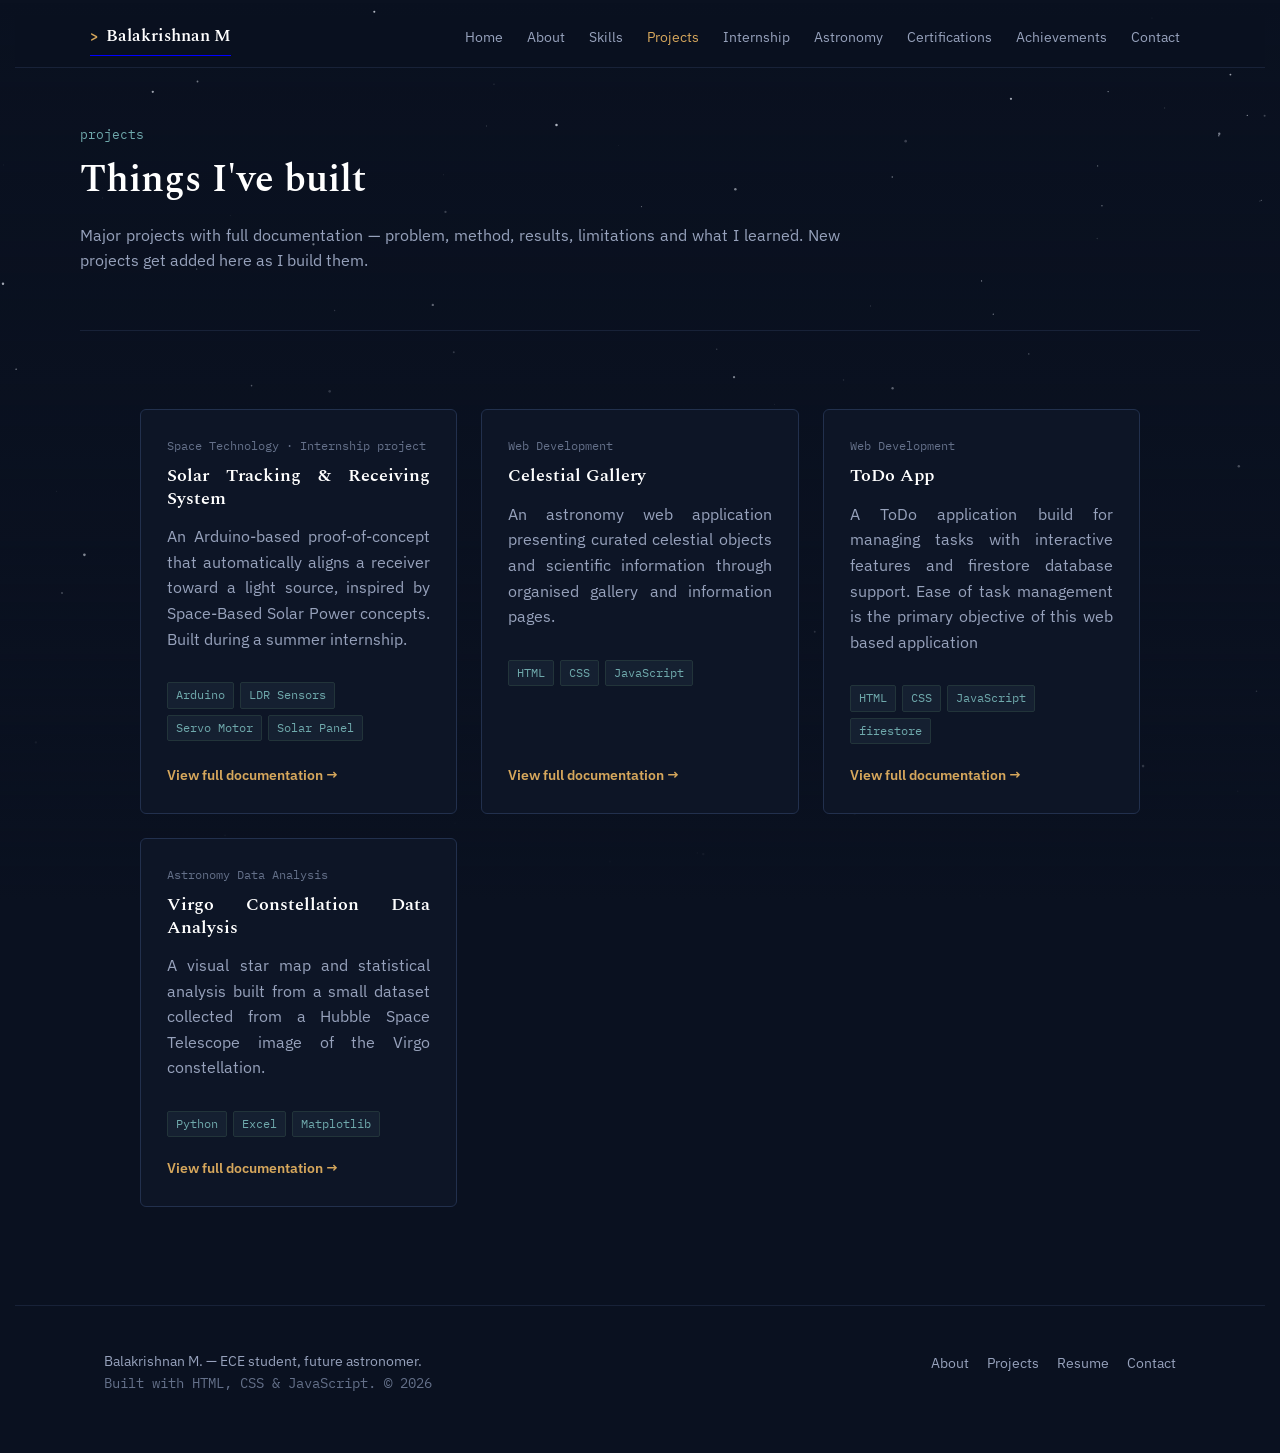
<file: projects.html>
<!DOCTYPE html>
<html lang="en">
<head>
<meta charset="UTF-8">
<meta name="viewport" content="width=device-width, initial-scale=1.0">
<title>Projects — Balakrishnan M</title>
<link rel="icon" type="image/png" href="images/favicon.png">
<meta name="description" content="Projects by Balakrishnan M. spanning web development, astronomy data analysis and space-technology electronics.">
<link rel="stylesheet" href="css/style.css">
</head>
<body data-page="projects">
<canvas id="starfield" aria-hidden="true"></canvas>

<header class="site-header">
  <nav class="nav">
    <a href="index.html" class="brand"><span class="brand-mark">&gt;</span> Balakrishnan M</a>
    
      <button class="nav-toggle" aria-expanded="false" aria-controls="navlinks">Menu</button>
      
      <ul class="nav-links" id="navlinks">
      <li><a href="index.html" data-page="home">Home</a></li>
      <li><a href="about.html" data-page="about">About</a></li>
      <li><a href="skills.html" data-page="skills">Skills</a></li>
      <li><a href="projects.html" data-page="projects">Projects</a></li>
      <li><a href="internship.html" data-page="internship">Internship</a></li>
      <li><a href="astronomy.html" data-page="astronomy">Astronomy</a></li>
      <li><a href="certifications.html" data-page="certifications">Certifications</a></li>
      <li><a href="achievements.html" data-page="achievements">Achievements</a></li>
      <li><a href="contact.html" data-page="contact">Contact</a></li>
    </ul>
  </nav>
</header>

<main>
  <section class="page-hero wrap">
    <span class="kicker">projects</span>
    <h1>Things I've built</h1>
    <p>Major projects with full documentation — problem, method, results, limitations and what I learned. New projects get added here as I build them.</p>
  </section>

  <section class="section wrap">
    <div class="grid grid-3">

      <div class="card">
        <span class="card-meta">Space Technology · Internship project</span>
        <h3>Solar Tracking &amp; Receiving System</h3>
        <p>An Arduino-based proof-of-concept that automatically aligns a receiver toward a light source, inspired by Space-Based Solar Power concepts. Built during a summer internship.</p>
        <div class="tags"><span class="tag">Arduino</span><span class="tag">LDR Sensors</span><span class="tag">Servo Motor</span><span class="tag">Solar Panel</span></div>
        <a href="internship.html" class="card-link">View full documentation →</a>
      </div>

      <div class="card">
        <span class="card-meta">Web Development</span>
        <h3>Celestial Gallery</h3>
        <p>An astronomy web application presenting curated celestial objects and scientific information through organised gallery and information pages.</p>
        <div class="tags"><span class="tag">HTML</span><span class="tag">CSS</span><span class="tag">JavaScript</span></div>
        <a href="project-celestial-gallery.html" class="card-link">View full documentation →</a>
      </div>

      <div class="card">
        <span class="card-meta">Web Development</span>
        <h3>ToDo App</h3>
        <p>A ToDo application build for managing tasks with interactive features and firestore database support. Ease of task management is the primary objective of this web based application</p>
        <div class="tags"><span class="tag">HTML</span><span class="tag">CSS</span><span class="tag">JavaScript</span><span class="tag">firestore</span></div>
        <a href="project-todo.html" class="card-link">View full documentation →</a>
      </div>


      <div class="card">
        <span class="card-meta">Astronomy Data Analysis</span>
        <h3>Virgo Constellation Data Analysis</h3>
        <p>A visual star map and statistical analysis built from a small dataset collected from a Hubble Space Telescope image of the Virgo constellation.</p>
        <div class="tags"><span class="tag">Python</span><span class="tag">Excel</span><span class="tag">Matplotlib</span></div>
        <a href="project-virgo.html" class="card-link">View full documentation →</a>
      </div>

    </div>
  </section>

</main>

<footer class="site-footer">
  <div class="wrap footer-grid">
    <div>
      <p>Balakrishnan M. — ECE student, future astronomer.</p>
      <p class="footer-note">Built with HTML, CSS &amp; JavaScript. © <span data-year></span></p>
    </div>
    <ul class="footer-links">
      <li><a href="about.html">About</a></li>
      <li><a href="projects.html">Projects</a></li>
      <li><a href="resume.html">Resume</a></li>
      <li><a href="contact.html">Contact</a></li>
    </ul>
  </div>
</footer>

<script src="js/main.js"></script>
</body>
</html>
</file>
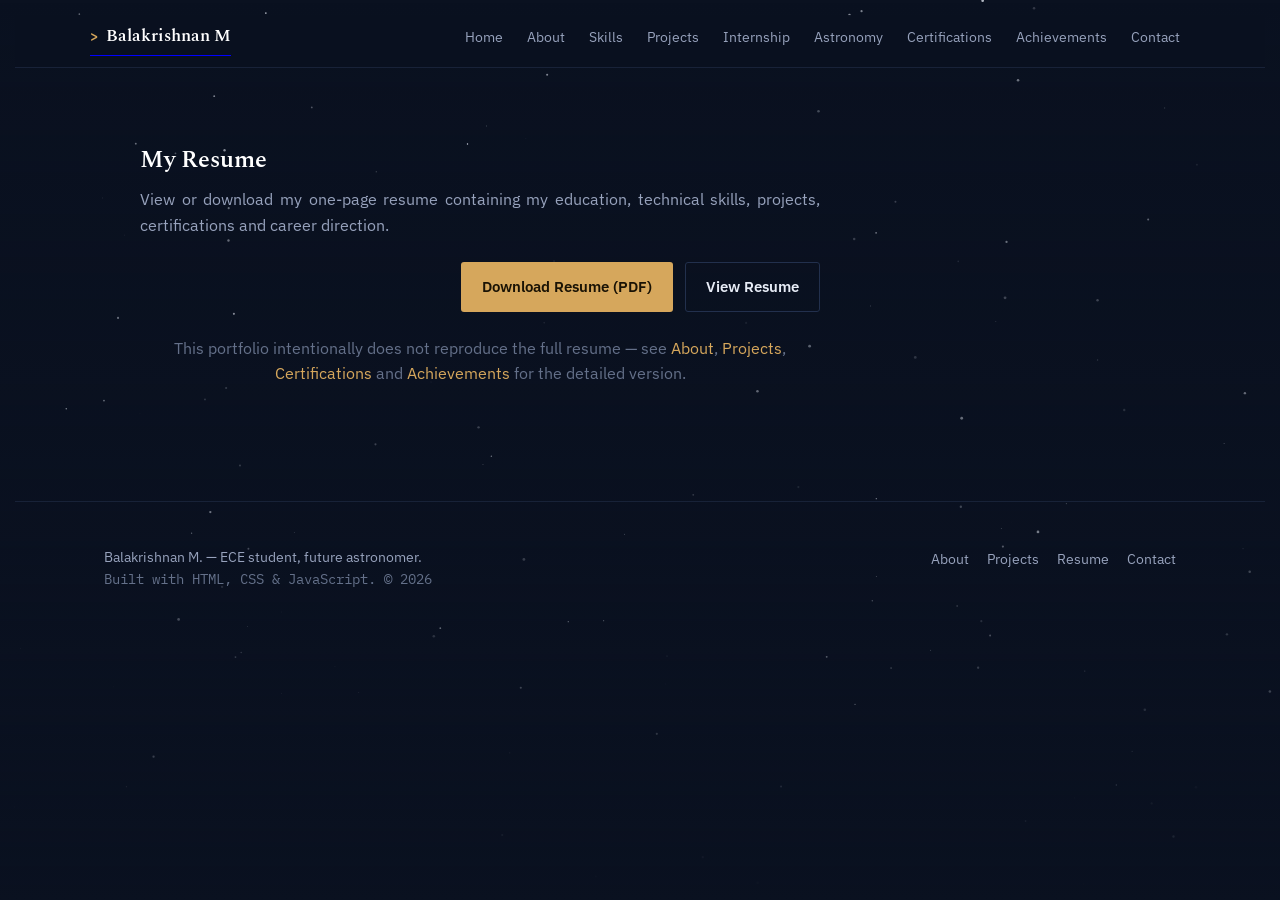
<file: resume.html>
<!DOCTYPE html>
<html lang="en">

<head>
  <meta charset="UTF-8">
  <meta name="viewport" content="width=device-width, initial-scale=1.0">
  <title>Resume — Balakrishnan M</title>
  <link rel="icon" type="image/png" href="images/favicon.png">
  <meta name="description" content="One-page resume of Balakrishnan M.">
  <link rel="stylesheet" href="css/style.css">
</head>

<body data-page="resume">
  <canvas id="starfield" aria-hidden="true"></canvas>

  <header class="site-header">
    <nav class="nav">
      <a href="index.html" class="brand"><span class="brand-mark">&gt;</span> Balakrishnan M</a>
      <button class="nav-toggle" aria-expanded="false" aria-controls="navlinks">Menu</button>
      <ul class="nav-links" id="navlinks">
        <li><a href="index.html" data-page="home">Home</a></li>
        <li><a href="about.html" data-page="about">About</a></li>
        <li><a href="skills.html" data-page="skills">Skills</a></li>
        <li><a href="projects.html" data-page="projects">Projects</a></li>
        <li><a href="internship.html" data-page="internship">Internship</a></li>
        <li><a href="astronomy.html" data-page="astronomy">Astronomy</a></li>
        <li><a href="certifications.html" data-page="certifications">Certifications</a></li>
        <li><a href="achievements.html" data-page="achievements">Achievements</a></li>
        <li><a href="contact.html" data-page="contact">Contact</a></li>
      </ul>
    </nav>
  </header>

  <main>

    <section class="section wrap">

      <h2>My Resume</h2>

      <p>
        View or download my one-page resume containing my education,
        technical skills, projects, certifications and career direction.
      </p>

      <div class="btn-row" style="justify-content:center;margin-top:24px;">

        <a href="assets/docs/Balakrishnan_M_Resume.pdf" class="btn btn-primary" download="Balakrishnan_M_Resume.pdf">
          Download Resume (PDF)
        </a>

        <a href="assets/docs/Balakrishnan_M_Resume.pdf" class="btn btn-outline" target="_blank" rel="noopener">
          View Resume
        </a>

      </div>

      </div>

      <p class="text-center" style="margin-top:24px;color:var(--text-faint);">
        This portfolio intentionally does not reproduce the full resume —
        see <a href="about.html" style="color:var(--amber);">About</a>,
        <a href="projects.html" style="color:var(--amber);">Projects</a>,
        <a href="certifications.html" style="color:var(--amber);">Certifications</a>
        and
        <a href="achievements.html" style="color:var(--amber);">Achievements</a>
        for the detailed version.
      </p>
    </section>
  </main>

  <footer class="site-footer">
    <div class="wrap footer-grid">
      <div>
        <p>Balakrishnan M. — ECE student, future astronomer.</p>
        <p class="footer-note">Built with HTML, CSS &amp; JavaScript. © <span data-year></span></p>
      </div>
      <ul class="footer-links">
        <li><a href="about.html">About</a></li>
        <li><a href="projects.html">Projects</a></li>
        <li><a href="resume.html">Resume</a></li>
        <li><a href="contact.html">Contact</a></li>
      </ul>
    </div>
  </footer>

  <script src="js/main.js"></script>
</body>

</html>
</file>
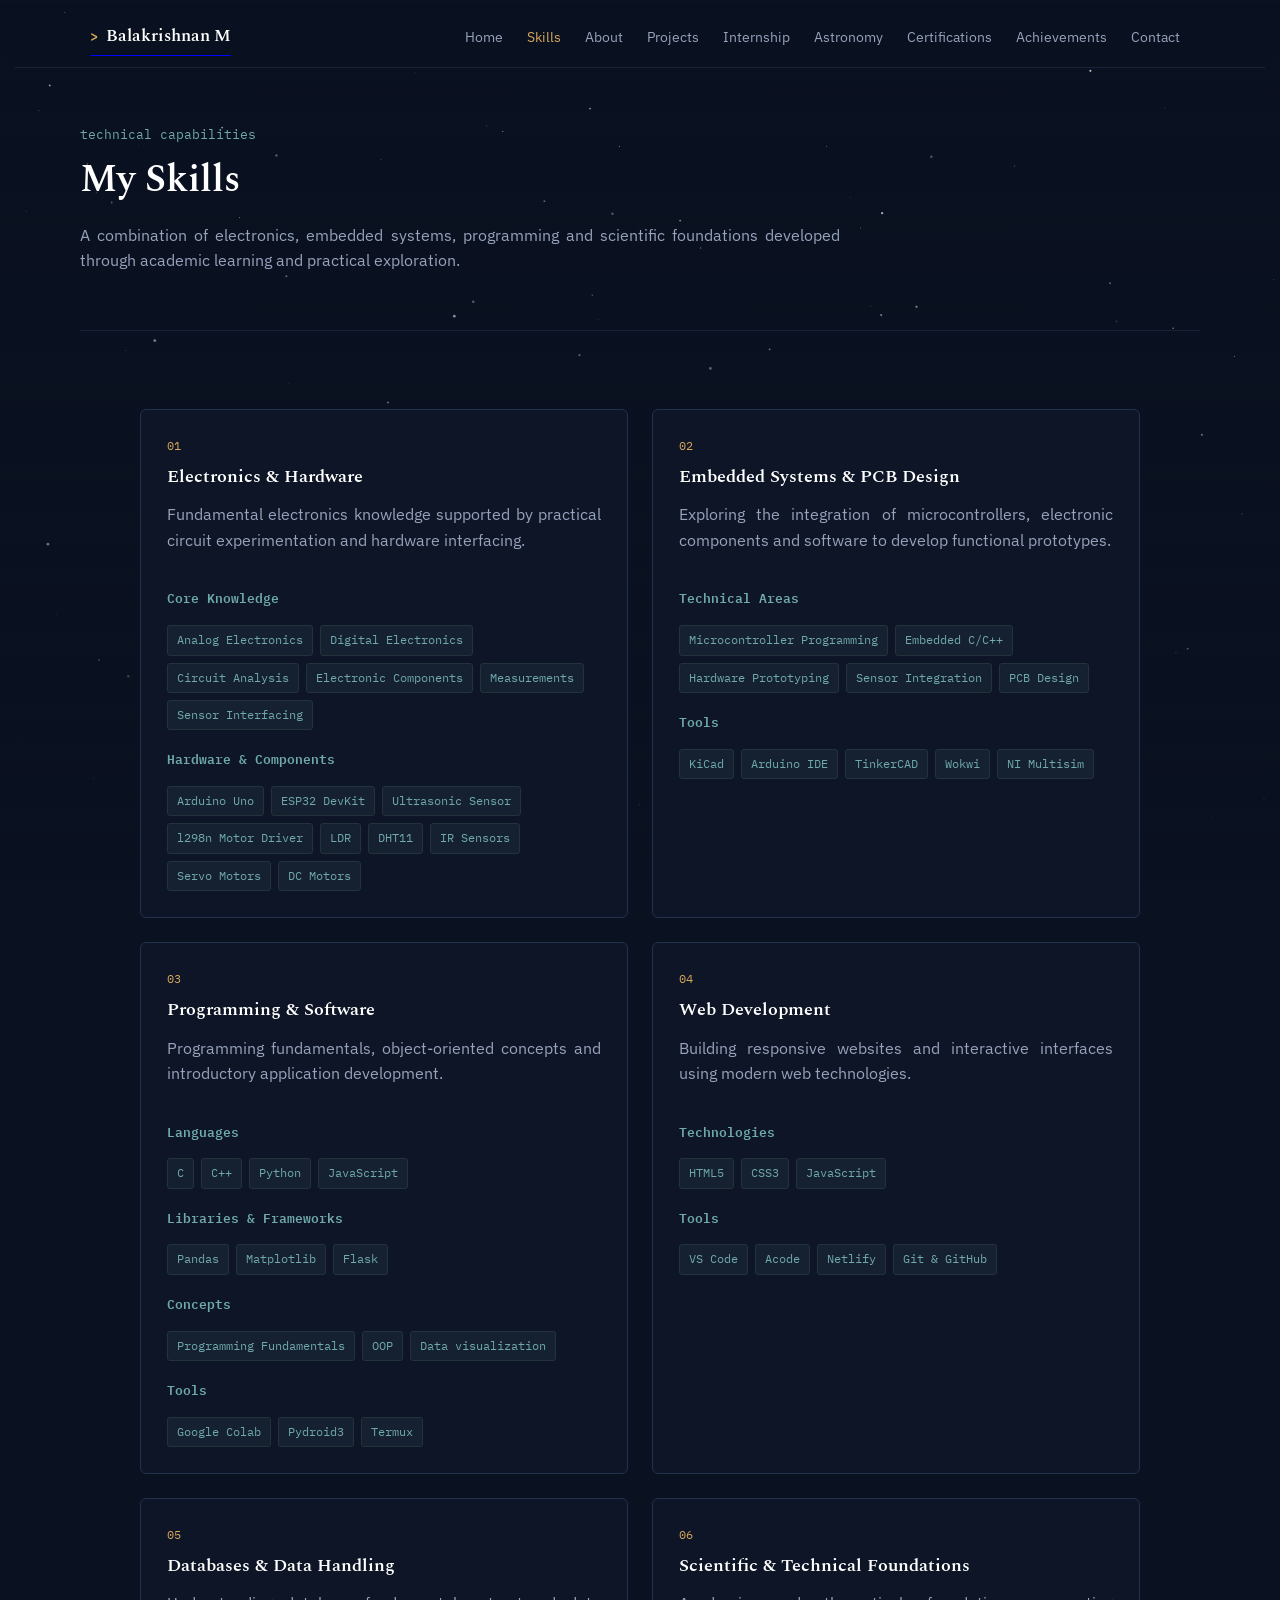
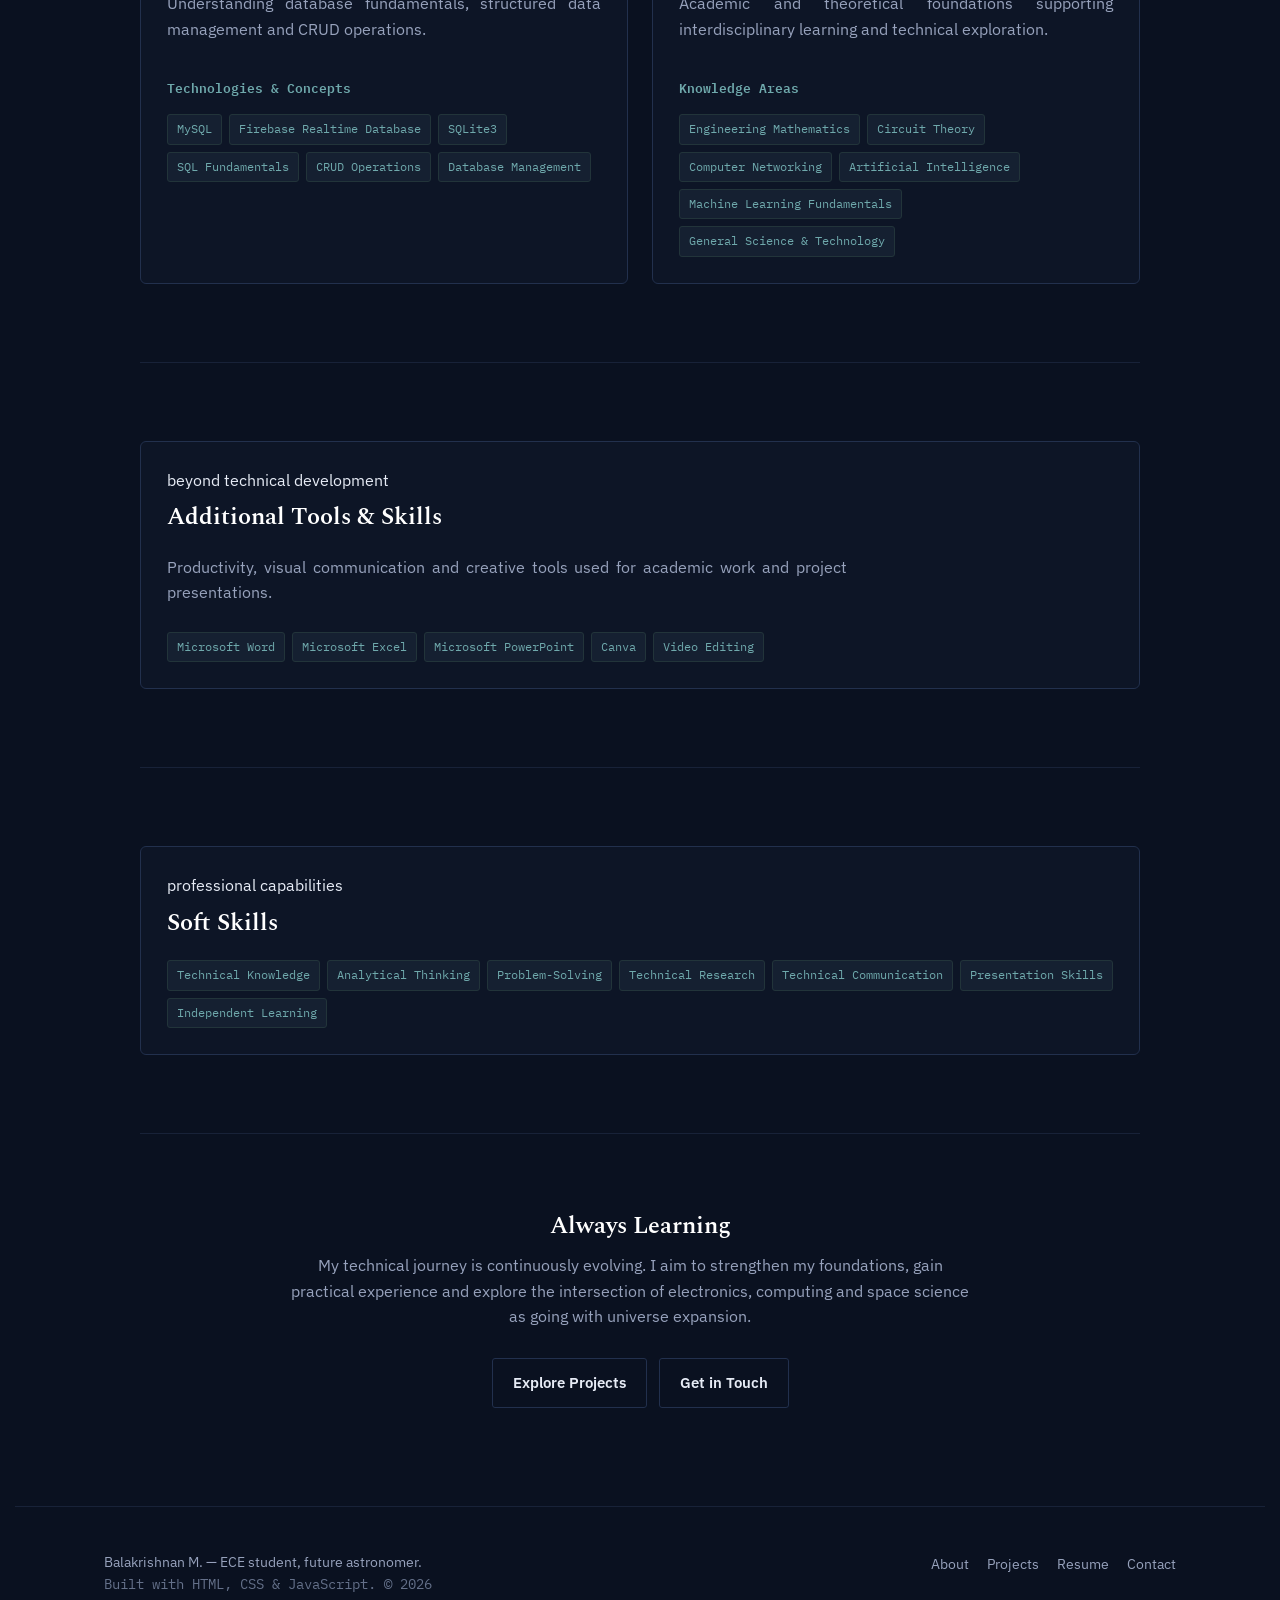
<file: skills.html>
<!DOCTYPE html>
<html lang="en">
<head>
<meta charset="UTF-8">
<meta name="viewport" content="width=device-width, initial-scale=1.0">
<title>Skills — Balakrishnan M</title>
<link rel="icon" type="image/png" href="images/favicon.png">
<meta name="description" content="Get in touch with Balakrishnan M.">
<link rel="stylesheet" href="css/style.css">
</head>
<body data-page="skills">
<canvas id="starfield" aria-hidden="true"></canvas>

<header class="site-header">
  <nav class="nav">
    <a href="index.html" class="brand"><span class="brand-mark">&gt;</span> Balakrishnan M</a>
    <button class="nav-toggle" aria-expanded="false" aria-controls="navlinks">Menu</button>
    <ul class="nav-links" id="navlinks">
      <li><a href="index.html" data-page="home">Home</a></li>
      <li><a href="skills.html" data-page="skills">Skills</a></li>
      <li><a href="about.html" data-page="about">About</a></li>
      <li><a href="projects.html" data-page="projects">Projects</a></li>
      <li><a href="internship.html" data-page="internship">Internship</a></li>
      <li><a href="astronomy.html" data-page="astronomy">Astronomy</a></li>
      <li><a href="certifications.html" data-page="certifications">Certifications</a></li>
      <li><a href="achievements.html" data-page="achievements">Achievements</a></li>
      <li><a href="contact.html" data-page="contact">Contact</a></li>
    </ul>
  </nav>
</header>

<main>

  <!-- PAGE INTRO -->
  <section class="page-hero wrap">
    <span class="kicker">technical capabilities</span>
    <h1>My Skills</h1>
    <p>
      A combination of electronics, embedded systems, programming
      and scientific foundations developed through academic learning
      and practical exploration.
    </p>
  </section>


  <!-- SKILLS GRID -->
  <section class="section wrap">

    <div class="skill-grid">

      <!-- 01. ELECTRONICS -->
      <article class="card">

        <span class="skill-number">01</span>
        <h3>Electronics & Hardware</h3>

        <p>
          Fundamental electronics knowledge supported by practical
          circuit experimentation and hardware interfacing.
        </p>

        <h4>Core Knowledge</h4>
        <div class="skill-tags">
          <span>Analog Electronics</span>
          <span>Digital Electronics</span>
          <span>Circuit Analysis</span>
          <span>Electronic Components</span>
          <span>Measurements</span>
          <span>Sensor Interfacing</span>
        </div>

        <h4>Hardware & Components</h4>
        <div class="skill-tags">
          <span>Arduino Uno</span>
          <span>ESP32 DevKit</span>
          <span>Ultrasonic Sensor</span>
          <span>l298n Motor Driver</span>
          <span>LDR</span>
          <span>DHT11</span>
          <span>IR Sensors</span>
          <span>Servo Motors</span>
          <span>DC Motors</span>
        </div>

      </article>


      <!-- 02. EMBEDDED SYSTEMS -->
      <article class="card">

        <span class="skill-number">02</span>
        <h3>Embedded Systems & PCB Design</h3>

        <p>
          Exploring the integration of microcontrollers, electronic
          components and software to develop functional prototypes.
        </p>

        <h4>Technical Areas</h4>
        <div class="skill-tags">
          <span>Microcontroller Programming</span>
          <span>Embedded C/C++</span>
          <span>Hardware Prototyping</span>
          <span>Sensor Integration</span>
          <span>PCB Design</span>
        </div>

        <h4>Tools</h4>
        <div class="skill-tags">
          <span>KiCad</span>
          <span>Arduino IDE</span>
          <span>TinkerCAD</span>
          <span>Wokwi</span>
          <span>NI Multisim</span>
        </div>

      </article>


      <!-- 03. PROGRAMMING -->
      <article class="card">

        <span class="skill-number">03</span>
        <h3>Programming & Software</h3>

        <p>
          Programming fundamentals, object-oriented concepts and
          introductory application development.
        </p>

        <h4>Languages</h4>
        <div class="skill-tags">
          <span>C</span>
          <span>C++</span>
          <span>Python</span>
          <span>JavaScript</span>
        </div>

        <h4>Libraries & Frameworks</h4>
        <div class="skill-tags">
          <span>Pandas</span>
          <span>Matplotlib</span>
          <span>Flask</span>
        </div>

        <h4>Concepts</h4>
        <div class="skill-tags">
          <span>Programming Fundamentals</span>
          <span>OOP</span>
          <span>Data visualization</span>
        </div>

        <h4>Tools</h4>
        <div class="skill-tags">
          <span>Google Colab</span>
          <span>Pydroid3</span>
          <span>Termux</span>
        </div>

      </article>


      <!-- 04. WEB DEVELOPMENT -->
      <article class="card">

        <span class="skill-number">04</span>
        <h3>Web Development</h3>

        <p>
          Building responsive websites and interactive interfaces
          using modern web technologies.
        </p>

        <h4>Technologies</h4>
        <div class="skill-tags">
          <span>HTML5</span>
          <span>CSS3</span>
          <span>JavaScript</span>
        </div>

        <h4>Tools</h4>
        <div class="skill-tags">
          <span>VS Code</span>
          <span>Acode</span>
          <span>Netlify</span>
          <span>Git & GitHub</span>
        </div>

      </article>


      <!-- 05. DATABASES -->
      <article class="card">

        <span class="skill-number">05</span>
        <h3>Databases & Data Handling</h3>

        <p>
          Understanding database fundamentals, structured data
          management and CRUD operations.
        </p>

        <h4>Technologies & Concepts</h4>
        <div class="skill-tags">
          <span>MySQL</span>
          <span>Firebase Realtime Database</span>
          <span>SQLite3</span>
          <span>SQL Fundamentals</span>
          <span>CRUD Operations</span>
          <span>Database Management</span>
        </div>

      </article>


      <!-- 06. SCIENTIFIC FOUNDATIONS -->
      <article class="card">

        <span class="skill-number">06</span>
        <h3>Scientific & Technical Foundations</h3>

        <p>
          Academic and theoretical foundations supporting
          interdisciplinary learning and technical exploration.
        </p>

        <h4>Knowledge Areas</h4>
        <div class="skill-tags">
          <span>Engineering Mathematics</span>
          <span>Circuit Theory</span>
          <span>Computer Networking</span>
          <span>Artificial Intelligence</span>
          <span>Machine Learning Fundamentals</span>
          <span>General Science & Technology</span>
        </div>

      </article>

    </div>

  </section>


  <!-- ADDITIONAL TOOLS -->
  <section class="section wrap">

    <div class="card">

      <span class="kicker">beyond technical development</span>

      <h2>Additional Tools & Skills</h2>

      <p>
        Productivity, visual communication and creative tools
        used for academic work and project presentations.
      </p>

      <div class="skill-tags">
        <span>Microsoft Word</span>
        <span>Microsoft Excel</span>
        <span>Microsoft PowerPoint</span>
        <span>Canva</span>
        <span>Video Editing</span>
      </div>

    </div>

  </section>

  <!-- SOFT SKILLS -->
<section class="section wrap">

  <div class="card">
    <span class="kicker">professional capabilities</span>
    <h2>Soft Skills</h2>

    <div class="skill-tags">
      <span>Technical Knowledge</span>
      <span>Analytical Thinking</span>
      <span>Problem-Solving</span>
      <span>Technical Research</span>
      <span>Technical Communication</span>
      <span>Presentation Skills</span>
      <span>Independent Learning</span>
    </div>
  </div>

</section>


  <!-- CLOSING -->
  <section class="section wrap">

    <div class="skill-footer-note">
      <h2>Always Learning</h2>

      <p>
        My technical journey is continuously evolving.
        I aim to strengthen my foundations, gain practical
        experience and explore the intersection of electronics,
        computing and space science as going with universe expansion.
      </p>

      <div class="btn-row">
        <a href="projects.html" class="btn btn-outline">
          Explore Projects
        </a>

        <a href="contact.html" class="btn btn-outline">
          Get in Touch
        </a>
      </div>
    </div>

  </section>

</main>


<!-- FOOTER -->
<footer class="site-footer">

  <div class="wrap footer-grid">

    <div>
      <p>Balakrishnan M. — ECE student, future astronomer.</p>

      <p class="footer-note">
        Built with HTML, CSS &amp; JavaScript.
        © <span data-year></span>
      </p>
    </div>

    <ul class="footer-links">
      <li><a href="about.html">About</a></li>
      <li><a href="projects.html">Projects</a></li>
      <li><a href="resume.html">Resume</a></li>
      <li><a href="contact.html">Contact</a></li>
    </ul>

  </div>

</footer>

<script src="js/main.js"></script>
</>
</>
</file>
<file: css/style.css>
@import url('https://fonts.googleapis.com/css2?family=Spectral:ital,wght@0,400;0,500;0,600;0,700;1,400&family=IBM+Plex+Sans:wght@400;500;600;700&family=IBM+Plex+Mono:wght@400;500&display=swap');

:root{
  /* --- color tokens --- */
  --bg:            #0A1120;
  --bg-raised:     #101a30;
  --bg-panel:      #0d1526;
  --line:          #22304d;
  --line-soft:     #182238;
  --text:          #E7ECF6;
  --text-muted:    #97A2BC;
  --text-faint:    #647089;
  --amber:         #D6A75C;
  --amber-soft:    #6b5730;
  --teal:          #6FA9AC;
  --teal-soft:     #22343a;
  --red-dim:       #b06a5c;
  --otline:        #fff224bd;
  --radius-s:      3px;
  --radius-m:      6px;
  --serif: 'Spectral', Georgia, 'Times New Roman', serif;
  --sans:  'IBM Plex Sans', -apple-system, BlinkMacSystemFont, 'Segoe UI', sans-serif;
  --mono:  'IBM Plex Mono', 'SFMono-Regular', Consolas, monospace;
  --maxw: 1120px;
}

/* ---------- reset ---------- */

*,*::before,*::after{
  box-sizing:border-box;
}

html{
  scroll-behavior:smooth;
  max-width:100%;
  overflow-x:hidden;   /* fallback for browsers without overflow:clip (Safari < 16) */
  overflow-x:clip;
  -webkit-text-size-adjust:100%;
  text-size-adjust:100%;
}

body{
  margin:15px;
  background:var(--bg);
  color:var(--text);
  font-family:var(--sans);
  font-size:16px;
  line-height:1.6;
  -webkit-font-smoothing:antialiased;
  text-align:justify;
}

/* =====================================================
   WELCOME SCREEN — COMPLETE ANIMATION
   ===================================================== */

#welcome {
    position: fixed;
    inset: 0;
    z-index: 999999;

    display: flex;
    justify-content: center;
    align-items: center;

    background: #0A1120;
    color: #E7ECF6;

    animation: welcomeBackground .8s ease both;
}

/* Welcome content */

.welcome-content {
    text-align: center;

    animation: welcomeEnter 1s cubic-bezier(.16,1,.3,1) both;
}

/* Glowing symbol */

.welcome-symbol {
    display: block;
    color: var(--amber);
    font-size: 38px;
    margin-bottom: 15px;

    animation: symbolGlow 2s ease-in-out infinite;
}

/* Typing text */

.welcome-content h2 {
    font-family: var(--serif);
    font-size: clamp(2rem, 5vw, 3rem);
    color: #fff;
    letter-spacing: 3px;

    width: 10ch;
    margin: 0 auto 5px;

    overflow: hidden;
    white-space: nowrap;

    border-right: 2px solid var(--amber);

    animation:
        typing 1s steps(10, end) 0.5s both,
        cursorBlink .7s step-end infinite;
}

/* Subtitle */

.welcome-content p {
    font-family: var(--mono);
    font-size: .8rem;
    color: var(--text-muted);
    letter-spacing: 1px;
    margin: 0 auto;
}

/* Loading bar */

.welcome-loader {
    width: 100px;
    height: 2px;
    background: var(--line);
    margin: 28px auto 0;
    overflow: hidden;
    position: relative;
}

.welcome-loader::after {
    content: "";
    position: absolute;
    inset: 0;
    background: var(--amber);

    transform: translateX(-100%);
    animation: loaderProgress 2.5s ease-in-out forwards;
}


/* =====================================================
   KEYFRAMES
   ===================================================== */

/* Background entrance */

@keyframes welcomeBackground {
    from { opacity: 0; }
    to { opacity: 1; }
}

/* Content entrance */

@keyframes welcomeEnter {
    from {
        opacity: 0;
        transform: translateY(25px) scale(.96);
    }

    to {
        opacity: 1;
        transform: translateY(0) scale(1);
    }
}

/* Symbol glow */

@keyframes symbolGlow {
    0%, 100% {
        opacity: 0.6;
        transform: scale(.9);
    }

    50% {
        opacity: 1;
        transform: scale(1.15);
        text-shadow: 0 0 20px var(--amber);
    }
}

/* Typewriter */

@keyframes typing {
    from { width: 0; }
    to { width: 11ch; }
}

/* Blinking cursor */

@keyframes cursorBlink {
    50% { border-color: transparent; }
}

/* Loading progress */

@keyframes loaderProgress {
    to { transform: translateX(0); }
}

/* Exit */

#welcome.hide {
    animation: welcomeExit .7s ease forwards;
    pointer-events: none;
}

@keyframes welcomeExit {
    to {
        opacity: 0;
        visibility: hidden;
    }
}

/* Already shown this session: never paint it again */
.welcome-seen #welcome {
    display: none;
}

/* =====================================================
   REDUCED MOTION
   ===================================================== */

@media (prefers-reduced-motion: reduce) {
    #welcome,
    .welcome-content,
    .welcome-symbol,
    .welcome-loader::after,
    .welcome-content h2 {
        animation: none;
    }

    .welcome-content h2 {
        width: auto;
        border-right: none;
    }
}

img{
  max-width:100%;
  display:block;
}

a{
  color:inherit;
  text-decoration:none;
}

ul{
  list-style:none;
  margin:0;
  padding:0;
}

h1,h2,h3,h4{
  font-family:var(--serif);
  font-weight:600;
  line-height:1.22;
  margin:0 0 .5em;
  color:#fff;
}

p{
  margin:0 0 1em;
  color:var(--text-muted);
  max-width:68ch;
}

.mono{
  font-family:var(--mono);
}

/* subtle grid/starfield texture applied to page background */

body::before{
  content:"";
  position:fixed;
  inset:0;
  z-index:-2;
  background-image:
    radial-gradient(1px 1px at 8% 22%, rgba(231,236,246,.35) 0, transparent 60%),
    radial-gradient(1px 1px at 22% 68%, rgba(231,236,246,.25) 0, transparent 60%),
    radial-gradient(1.5px 1.5px at 38% 14%, rgba(231,236,246,.3) 0, transparent 60%),
    radial-gradient(1px 1px at 52% 76%, rgba(231,236,246,.2) 0, transparent 60%),
    radial-gradient(1.5px 1.5px at 68% 34%, rgba(231,236,246,.3) 0, transparent 60%),
    radial-gradient(1px 1px at 79% 58%, rgba(231,236,246,.22) 0, transparent 60%),
    radial-gradient(1.5px 1.5px at 91% 12%, rgba(231,236,246,.3) 0, transparent 60%),
    radial-gradient(1px 1px at 95% 82%, rgba(231,236,246,.2) 0, transparent 60%);
  background-repeat:no-repeat;
  background-size:100% 100%;
}

body::after{
  content:"";
  position:fixed;
  inset:0;
  z-index:-1;
  background:linear-gradient(
    180deg,
    rgba(10,17,32,0) 0%,
    rgba(10,17,32,.4) 60%,
    var(--bg) 100%
  );
}

::selection{
  background:var(--amber);
  color:#1a1305;
}

:focus-visible{
  outline:2px solid var(--amber);
  outline-offset:3px;
}

@media (prefers-reduced-motion: reduce){
  *,
  *::before,
  *::after{
    animation-duration:.001ms !important;
    animation-iteration-count:1 !important;
    transition-duration:.001ms !important;
    scroll-behavior:auto !important;
  }
}

/* ---------- layout helpers ---------- */

.wrap{
  max-width:var(--maxw);
  margin:0 auto;
  padding:0 24px;
}

.section{
  padding:72px 0;
  border-bottom:1px solid var(--line-soft);
}

.section:last-of-type{
  border-bottom:none;
}

.section-head{
  margin-bottom:40px;
  max-width:64ch;
}

.section-head .kicker{
  display:block;
  font-family:var(--mono);
  font-size:.78rem;
  letter-spacing:.02em;
  color:var(--teal);
  margin-bottom:10px;
}

.section-head h2{
  font-size:clamp(1.5rem,3vw,2.1rem);
}

.section-head .lede{
  font-size:1.02rem;
}

.grid{
  display:grid;
  gap:24px;
}

.grid-2{
  grid-template-columns:repeat(2,1fr);
}

.grid-3{
  grid-template-columns:repeat(3,1fr);
}

@media(max-width:900px){
  .grid-3{
    grid-template-columns:repeat(2,1fr);
  }
}

@media(max-width:640px){
  .grid-2,.grid-3{
    grid-template-columns:1fr;
  }
}

/* ---------- header / nav ---------- */

.site-header{
  position:sticky;
  top:0;
  z-index:50;
  background:rgba(10,17,32,.86);
  -webkit-backdrop-filter:blur(10px);
  backdrop-filter:blur(10px);
  border-bottom:1px solid var(--line-soft);
}

.nav{
  max-width:var(--maxw);
  margin:0 auto;
  padding:8px 10px 16px 10px;
  display:flex;
  align-items:center;
  justify-content:space-between;
  gap:10px;
}

.brand{
  font-family:var(--serif);
  font-weight:600;
  font-size:1.08rem;
  color:#fff;
  display:flex;
  align-items:baseline;
  gap:8px;
  white-space:nowrap;
  transition:0.5s;
  position:relative;
}

.brand:hover{
  color:gold;
  scale:1.05;
}

.brand::before{
  content:"";
  position:absolute;
  bottom:-5px;
  left:0;
  width:100%;
  height:1px;
  background:blue;
  transition:2s ease-in-out;
}

.brand.clicked::before{
  width:1000%;
  left:-100%;
}

.brand .brand-mark{
  color:var(--amber);
  font-family:var(--mono);
  font-size:.85rem;
}

.nav-links{
  display:flex;
  flex-wrap:wrap;
  gap:2px 4px;
  align-items:center;
  overflow:auto;
  transition: 0.5s ease-in-out;
}

.nav-links a{
  font-size:.86rem;
  color:var(--text-muted);
  padding:8px 10px;
  border-radius:var(--radius-s);
  transition:color .15s ease, background .15s ease, border-left .5s;
  cursor:pointer;
}

.nav-links a:hover{
  color:var(--text);
  background:var(--bg-raised);
}

.nav-links a.active{
  color:var(--amber);
}

.nav-toggle{
  display: none;
  position:relative;
  border:1px solid transparent;
  border-radius:8px;
  background:#111;
  color:white;
  padding: 6px 12px;
  overflow:hidden;
  isolation:isolate;
  z-index: 99;
  font-size: 0.9rem;
  font-family: var(--serif);
  cursor: pointer;
}

.nav-toggle::before{
  content:"";
  position:absolute;
  inset:-50%;
  background:conic-gradient(
    red 0deg,
    yellow 90deg,
    blue 180deg,
    green 270deg
  );
  animation:round 2s linear infinite;
  z-index:-2;
}

.nav-toggle::after{
  content:"";
  position:absolute;
  inset:2px;
  background:#111;
  border-radius:7px;
  z-index:-1;
}

@keyframes round{
  to{
    transform:rotate(360deg);
  }
}

.nav-toggle:hover::after{
  transform:scale(1.03);
}

@media(max-width:980px){
  .nav-toggle{
    display:block;
  }
  

  .nav-links{
    display:flex;
    position:absolute;
    top:-1000%;
    left:0;
    right:0;
    background:var(--bg-panel);
    flex-direction:column;
    align-items:stretch;
    padding:8px;
    gap:0;
    max-height:calc(100vh - 100px);
    max-height:calc(100dvh - 100px);
    overflow-y:auto;
    transition: 0.5s top ease-in-out;
    z-index: 88;
  }

  .nav-links.open{
    top: 100%;
  }

  .nav-links li{
    padding: 5px 0px;
  }
  
  .nav-links a{
    padding:8px 14px;
    border-radius:0;
  }

}

/* ---------- Moving Words ---------- */

.moving-words {
  position: relative;
  display: block;
  width: 100%;
  height: 30px;
  overflow: hidden;
  background: #0d1528;
  white-space: nowrap;
  z-index: 10;
}

.moving-words::after{
  content:"";
  position:absolute;
  inset:0px;
  background:#fff041a6;
  width: 1%;
  height: 2px;
  border-radius:1px;
  left: -99%;
  z-index:-1;
  animation: hovertxt infinite;
  animation-delay: 1s;
  animation-duration: 8s;
}

@keyframes hovertxt{
  to{
    width: 500%;
    left: 500%;
  }
}

.moving-words .words-track {
  display: flex;
  flex-wrap: nowrap;
  width: max-content;
  height: 30px;
  position: relative;
  animation: marquee 35s linear infinite;
  will-change: transform;
}

.moving-words .words-group {
  display: flex;
  flex: 0 0 auto;
  width: max-content;
  flex-wrap: nowrap;
}

.moving-words .words-group p {
  all: unset;
  display: block;
  flex: 0 0 auto;
  width: max-content;
  box-sizing: content-box;
  padding-right: 30px;
  line-height: 30px;
  font-size: 13px;
  white-space: nowrap;
}

@keyframes marquee {
  from {
    transform: translateX(0);
  }

  to {
    transform: translateX(calc(-1 * var(--marquee-distance)));
  }
}


/* ---------- buttons ---------- */

.btn{
  display:inline-flex;
  align-items:center;
  gap:8px;
  font-family:var(--sans);
  font-weight:600;
  font-size:.92rem;
  padding:12px 20px;
  border-radius:var(--radius-s);
  border:1px solid transparent;
  cursor:pointer;
  transition:background-color .5s ease, border-color .5s ease, color .5s ease, transform .5s ease;
}

.btn-primary{
  background:var(--amber);
  color:#1a1305;
}

.btn-primary:hover{
  background:#e6ba76;
}

.btn-outline{
  border-color:var(--line);
  color:var(--text);
}

.btn-outline:hover{
  border-color:var(--amber);
  color:var(--amber);
}

.btn-row{
  display:flex;
  flex-wrap:wrap;
  gap:12px;
  margin-top:28px;
}

.btn-sm{
  padding:8px 14px;
  font-size:.82rem;
}

.btn:active{
  transform:scale(0.9);
}

/* ---------- hero ---------- */

.hero{
  padding:96px 0 80px;
}

.hero .kicker{
  font-family:var(--mono);
  color:var(--teal);
  font-size:.85rem;
  margin-bottom:18px;
  display:block;
}

.hero h1{
  font-size:clamp(2.1rem,5vw,3.4rem);
  max-width:16ch;
  margin-bottom:.3em;
}

.hero h1 .accent{
  color:var(--amber);
}

.hero .role-line{
  font-family:var(--mono);
  font-size:1rem;
  color:var(--text-muted);
  margin-bottom:26px;
}

.hero p.lede{
  font-size:1.08rem;
  max-width:56ch;
  color:var(--text-muted);
}

/* ---------- cards ---------- */

.card{
  background:var(--bg-panel);
  border:1px solid var(--line);
  border-radius:var(--radius-m);
  padding:26px;
  display:flex;
  flex-direction:column;
  gap:10px;
}

.card:hover{
  border-color: var(--otline);
}

.card h3{
  font-size:1.15rem;
  margin-bottom:4px;
}

.card .card-meta{
  font-family:var(--mono);
  font-size:.76rem;
  color:var(--text-faint);
  display:flex;
  flex-wrap:wrap;
  gap:6px 10px;
}

.card .tags{
  display:flex;
  flex-wrap:wrap;
  gap:6px;
  margin-top:4px;
}

.tag{
  font-family:var(--mono);
  font-size:.72rem;
  color:var(--teal);
  border:1px solid var(--teal-soft);
  background:rgba(111,169,172,.08);
  padding:3px 8px;
  border-radius:2px;
}

.card .card-link{
  margin-top:auto;
  padding-top:10px;
  color:var(--amber);
  font-size:.88rem;
  font-weight:600;
}

.card .card-link:hover{
  text-decoration:underline;
}

/* status badges: completed / learning / goal */

.status{
  font-family:var(--mono);
  font-size:.7rem;
  padding:3px 8px;
  border-radius:2px;
  border:1px solid;
  display:inline-block;
}

.status-done{
  color:var(--teal);
  border-color:var(--teal-soft);
  background:rgba(111,169,172,.08);
}

.status-learning{
  color:var(--amber);
  border-color:var(--amber-soft);
  background:rgba(214,167,92,.08);
}

.status-goal{
  color:var(--text-muted);
  border-color:var(--line);
  background:transparent;
}

/* ---------- timeline ---------- */

.timeline{
  position:relative;
  padding-left:28px;
  border-left:1px solid var(--line);
  margin-top:20px;
}

.timeline-item{
  position:relative;
  padding-bottom:36px;
}

.timeline-item:last-child{
  padding-bottom:0;
}

.timeline-item::before{
  content:"";
  position:absolute;
  left:-33px;
  top:4px;
  width:9px;
  height:9px;
  border-radius:50%;
  background:var(--bg);
  border:2px solid var(--amber);
}

.timeline-item h4{
  font-size:1.02rem;
  margin-bottom:4px;
}

.timeline-item .tl-tag{
  font-family:var(--mono);
  font-size:.74rem;
  color:var(--text-faint);
}

/* ---------- notebook / notes ---------- */

.note-card{
  border:1px solid var(--line);
  border-left:3px solid var(--teal);
  background:var(--bg-panel);
  padding:22px 24px;
  border-radius:0 var(--radius-m) var(--radius-m) 0;
}

.note-card h3{
  font-size:1.05rem;
}

.note-card .note-cat{
  font-family:var(--mono);
  font-size:.72rem;
  color:var(--teal);
  margin-bottom:8px;
  display:block;
}

/* ---------- placeholder blocks ---------- */

.placeholder{
  border:1px dashed var(--line);
  border-radius:var(--radius-m);
  padding:28px;
  text-align:center;
  color:var(--text-faint);
  font-size:.9rem;
  background:rgba(255,255,255,.01);
}

.placeholder .ph-icon{
  font-family:var(--mono);
  color:var(--red-dim);
  display:block;
  margin-bottom:8px;
  font-size:.78rem;
  letter-spacing:.03em;
}

/* ---------- table-like key/value (used in project docs) ---------- */

.kv{
  border:1px solid var(--line);
  border-radius:var(--radius-m);
  overflow:hidden;
}

.kv-row{
  display:grid;
  grid-template-columns:180px 1fr;
  border-bottom:1px solid var(--line-soft);
}

.kv-row:last-child{
  border-bottom:none;
}

.kv-row dt{
  padding:12px 16px;
  font-family:var(--mono);
  font-size:.8rem;
  color:var(--text-faint);
  background:var(--bg-panel);
}

.kv-row dd{
  padding:12px 16px;
  margin:0;
  color:var(--text);
}

@media(max-width:640px){
  .kv-row{
    grid-template-columns:1fr;
  }

  .kv-row dt{
    border-bottom:1px solid var(--line-soft);
  }
}

/* ---------- doc / project detail sections ---------- */

.doc-section h3{
  font-size:1.2rem;
  border-bottom:1px solid var(--line-soft);
  padding-bottom:10px;
  margin-bottom:14px;
}

.doc-section h4{
  font-size:1rem;
  color:var(--amber);
  margin-bottom:6px;
}

.doc-grid{
  display:grid;
  grid-template-columns:1fr 1fr;
  gap:28px;
}

@media(max-width:760px){
  .doc-grid{
    grid-template-columns:1fr;
  }
}

/* process flow (question -> setup -> method -> observation -> result -> learned) */

.flow{
  display:flex;
  flex-wrap:wrap;
  gap:10px;
  margin:18px 0 26px;
}

.flow span{
  font-family:var(--mono);
  font-size:.76rem;
  color:var(--text-muted);
  border:1px solid var(--line);
  padding:6px 12px;
  border-radius:20px;
}

.flow span.current{
  color:var(--amber);
  border-color:var(--amber-soft);
}

/* breadcrumb */

.crumb{
  font-family:var(--mono);
  font-size:.8rem;
  color:var(--text-faint);
  margin-bottom:18px;
}

.crumb a{
  color:var(--teal);
}

.crumb a:hover{
  text-decoration:underline;
}

/* code block */

pre{
  background:#080d1a;
  border:1px solid var(--line);
  border-radius:var(--radius-m);
  padding:18px;
  overflow-x:auto;
  font-family:var(--mono);
  font-size:.83rem;
  color:#c8d3ea;
}

code{
  font-family:var(--mono);
  font-size:.9em;
  color:var(--teal);
}

/* page hero (secondary pages, smaller than home) */

.page-hero{
  padding:56px 0 40px;
  border-bottom:1px solid var(--line-soft);
}

.page-hero .kicker{
  font-family:var(--mono);
  color:var(--teal);
  font-size:.82rem;
  display:block;
  margin-bottom:12px;
}

.page-hero h1{
  font-size:clamp(1.7rem,4vw,2.4rem);
  max-width:900px;
}

.page-hero p{
  font-size:1rem;
  margin-top:12px;
}

/* footer */

.site-footer{
  border-top:1px solid var(--line-soft);
  padding:44px 0;
  margin-top:20px;
}

.footer-grid{
  display:flex;
  justify-content:space-between;
  flex-wrap:wrap;
  gap:24px;
}

.footer-grid p{
  font-size:.86rem;
  margin:0;
}

.footer-links{
  display:flex;
  gap:18px;
  flex-wrap:wrap;
}

.footer-links a{
  font-size:.86rem;
  color:var(--text-muted);
}

.footer-links a:hover{
  color:var(--amber);
}

.footer-note{
  font-family:var(--mono);
  font-size:.74rem;
  color:var(--text-faint);
  margin-top:18px;
}

/* misc utility */

.text-center{
  text-align:center;
}

.mt-0{
  margin-top:0;
}

.divider{
  height:1px;
  background:var(--line-soft);
  border:none;
  margin:40px 0;
}

.two-col{
  display:grid;
  grid-template-columns:1.1fr .9fr;
  gap:48px;
  align-items:start;
}

@media(max-width:860px){
  .two-col{
    grid-template-columns:1fr;
  }
}

canvas#starfield{
  position:fixed;
  inset:0;
  z-index:-3;
  width:100%;
  height:100%;
}

/* =========================================
   PROFILE PHOTO
   ========================================= */

.profile-area{
  display:flex;
  flex-direction:column;
  align-items:center;
  justify-content:center;
  min-width:300px;
  text-align:center;
  transition:0.5s ease;
}

.profile-photo-frame{
  width:270px;
  height:270px;
  padding:5px;
  border:1px solid var(--amber);
  border-radius:50%;
  position:relative;
  transition:0.5s ease;
  background:rgba(255,255,255,0.02);
  box-shadow:
    0 0 0 8px rgba(255,255,255,0.02),
    0 0 35px rgba(255,180,70,0.12);
}

.profile-photo{
  width:100%;
  height:100%;
  display:block;
  object-fit:cover;
  object-position:center 10%;
  border-radius:50%;
  cursor:pointer;
  transition:0.75s ease;
}

.profile-photo-frame:hover{
  transform:scale(1.1);
}

.profile-photo:hover{
  transform:scale(1.05);
}

/* Outer orbital ring */

.profile-photo-frame::before{
  content:"";
  position:absolute;
  inset:-14px;
  border:1px solid rgba(255,255,255,0.08);
  border-radius:50%;
  pointer-events:none;
}

/* Orbiting amber dot */

.profile-photo-frame::after{
  content:"";
  position:absolute;
  width:8px;
  height:8px;
  right:-100px;
  top:-247px;
  border-radius:50%;
  background:var(--amber);
  box-shadow:0 0 12px var(--amber);
  transform-origin:-105px 107px;
  animation:orbit 2.5s linear infinite;
  z-index:99;
}

/* Orbital animation */

@keyframes orbit{
  from{
    transform:rotate(0deg);
  }

  to{
    transform:rotate(360deg);
  }
}

.profile-caption{
  margin-top:28px;
  max-width:250px;
  font-size:0.82rem;
  letter-spacing:0.08em;
  text-transform:uppercase;
  color:var(--text-faint);
}

/* =========================================
   HERO LAYOUT
   ========================================= */

.hero-content{
  display:grid;
  grid-template-columns:minmax(0,1fr) 300px;
  gap:70px;
  align-items:center;
}

.hero-text{
  min-width:0;
}

/* =========================================
   MOBILE
   ========================================= */

@media (max-width:768px){

  .hero-content{
    grid-template-columns:1fr;
    gap:45px;
  }

  .profile-area{
    order:-1;
  }

  .profile-photo-frame{
    width:200px;
    height:200px;
  }

  .profile-caption{
    margin-top:24px;
  }

  .nav-links a:hover{
    border-right : 1px solid yellow;
    padding-left: 30px;
    transition: 0.2s ease-in-out;
  }

}

/* =========================================================
   CELESTIAL GALLERY — PROJECT PAGE
   ========================================================= */

/* ---------- Project Hero ---------- */

.page-hero .crumb{
  margin-bottom:18px;
  font-size:0.82rem;
  color:var(--text-faint);
}

.page-hero .crumb a{
  color:var(--text-muted);
  text-decoration:none;
}

.page-hero .crumb a:hover{
  color:var(--amber);
}

.page-hero > p{
  max-width:760px;
  margin-top:18px;
}

.page-hero .tags{
  display:flex;
  flex-wrap:wrap;
  gap:8px;
  align-items:center;
}

/* ---------- Main Project Container ---------- */

.section.wrap{
  max-width:1000px;
}

/* ---------- Main Project Screenshot ---------- */

.section > .placeholder:first-child{
  width:100%;
  margin-bottom:55px !important;
  padding:12px;
  overflow:hidden;
  border:1px solid rgba(255,255,255,0.09);
  border-radius:14px;
  background:rgba(255,255,255,0.025);
  box-shadow:
    0 15px 45px rgba(0,0,0,0.18),
    0 0 30px rgba(255,180,70,0.05);
}

.appcg-screen{
  display:block;
  width:100%;
  height:auto;
  max-height:620px;
  object-fit:contain;
  object-position:center;
  border-radius:8px;
}

/* ---------- Project Sections ---------- */

.doc-section{
  margin-bottom:52px;
}

.doc-section:last-child{
  margin-bottom:0;
}

.doc-section p{
  max-width:820px;
  line-height:1.8;
  color:var(--text-muted);
}

/* ---------- Technologies ---------- */

.doc-section .kv{
  margin-top:20px;
  overflow:hidden;
}

.doc-section .kv-row{
  display:grid;
  grid-template-columns:150px minmax(0,1fr);
  gap:28px;
  align-items:start;
  padding:18px 0;
  border-bottom:1px solid rgba(255,255,255,0.07);
}

.doc-section .kv-row:first-child{
  border-top:1px solid rgba(255,255,255,0.07);
}

.doc-section .kv-row dt{
  color:var(--text);
  font-weight:600;
}

.doc-section .kv-row dd{
  margin:0;
  color:var(--text-muted);
  line-height:1.7;
}

/* ---------- Screenshots Gallery ---------- */

.gallery-grid{
  display:grid;
  grid-template-columns:repeat(1,minmax(0,1fr));
  gap:20px;
  margin-top:22px;
  align-items:start;
}

.gallery-slot{
  position:relative;
  aspect-ratio:4/3;
  border:1px solid rgba(255,255,255,0.09);
  border-radius:12px;
  background:rgba(255,255,255,0.025);
  display:flex;
  align-items:center;
  justify-content:center;
  color:var(--text-faint);
  font-family:var(--mono);
  font-size:.74rem;
  text-align:center;
  padding:10px;
}

.gallery-slot img{
  display:block;
  width:100%;
  height:100%;
  max-width:100%;
  object-fit:cover;
  object-position:center;
  border-radius:10px;
  transition:transform 0.35s ease;
}

.gallery-slot:hover img{
  transform:scale(1.015);
}

/* ---------- What I Learned ---------- */

.doc-section ul{
  max-width:820px;
  margin-top:18px !important;
}

.doc-section li{
  margin-bottom:12px;
  line-height:1.7;
}

.doc-section li:last-child{
  margin-bottom:0;
}

/* ---------- Future Improvements ---------- */

.doc-section .placeholder{
  display:flex;
  align-items:flex-start;
  gap:16px;
  max-width:820px;
  margin-top:20px;
  padding:22px 24px;
  border:1px dashed rgba(255,255,255,0.16);
  border-radius:12px;
  background:rgba(255,255,255,0.018);
  color:var(--text-muted);
  line-height:1.7;
}

.doc-section .ph-icon{
  flex:0 0 auto;
  margin-top:2px;
  font-family:monospace;
  font-size:0.72rem;
  letter-spacing:0.05em;
  color:var(--amber);
  white-space:nowrap;
}


/* Skills Page */

.skill-grid {
  display: grid;
  grid-template-columns: repeat(2, minmax(0, 1fr));
  gap: 24px;
}

.skill-number {
  font-family: var(--mono);
  color: var(--amber);
  font-size: .78rem;
}

.skill-card h4,
.skill-grid .card h4 {
  color: var(--teal);
  font-family: var(--mono);
  font-size: .8rem;
  margin: 12px 0 8px;
}

.skill-tags {
  display: flex;
  flex-wrap: wrap;
  gap: 7px;
}

.skill-tags span {
  font-family: var(--mono);
  font-size: .72rem;
  color: var(--teal);
  background: rgba(111,169,172,.08);
  border: 1px solid var(--teal-soft);
  padding: 5px 9px;
  border-radius: 3px;
}

.skill-footer-note {
  max-width: 700px;
  margin: auto;
  text-align: center;
}

.skill-footer-note .btn-row {
  justify-content: center;
}

@media (max-width: 768px) {
  .skill-grid {
    grid-template-columns: 1fr;
  }
}



/* =========================================================
   ADDITIONAL RESPONSIVE DESIGN
   Desktop | Laptop | Tablet
   ========================================================= */


/* ---------------------------------------------------------
   1. LARGE DESKTOP SCREENS
   1440px and above
   --------------------------------------------------------- */

@media screen and (min-width: 1440px){

  :root{
    --maxw: 1200px;
  }

  .wrap{
    max-width:1200px;
  }

  .hero{
    padding-top:115px;
    padding-bottom:100px;
  }

  .hero-content{
    grid-template-columns:minmax(0,1fr) 320px;
    gap:90px;
  }

  .profile-area{
    min-width:0;
    position: absolute;
    top: 30%;
    left: 0%;
    transform: translateX(-50%, -50%);
  }

  .profile-photo-frame{
    width:290px;
    height:290px;
  }

  .section{
    padding-top:90px;
    padding-bottom:90px;
  }

  .section-head{
    margin-bottom:48px;
  }

  .grid{
    gap:30px;
  }

  .card{
    padding:30px;
  }
}


/* ---------------------------------------------------------
   2. STANDARD DESKTOP
   1201px – 1439px
   --------------------------------------------------------- */

@media screen and (min-width: 1201px) and (max-width:1439px){

  .wrap{
    max-width:1120px;
  }

  .hero-content{
    grid-template-columns:minmax(0,1fr) 300px;
    gap:65px;
  }

  .section{
    padding-top:78px;
    padding-bottom:78px;
  }

  .grid{
    gap:24px;
  }

  .profile-area{
    min-width:0;
    position: absolute;
    top: 30%;
    left: 70%;
    transform: translateX(-50%, -50%);
  }
}


/* ---------------------------------------------------------
   3. LAPTOP SCREENS
   981px – 1200px
   --------------------------------------------------------- */

@media screen and (min-width:981px) and (max-width:1200px){

  .wrap{
    max-width:100%;
    padding-left:32px;
    padding-right:32px;
  }

  .nav{
    padding-left:24px;
    padding-right:24px;
  }

  .nav-links{
    gap:2px;
  }

  .nav-links a{
    padding:8px 7px;
    font-size:.82rem;
  }

  .hero{
    padding-top:80px;
    padding-bottom:70px;
  }

  .hero-content{
    grid-template-columns:minmax(0,1fr) 270px;
    gap:45px;
  }

  .hero h1{
    font-size:clamp(2rem,4.5vw,3rem);
  }

  .profile-area{
    min-width:0;
    position: absolute;
    top: 30%;
    left: 70%;
    transform: translateX(-50%, -50%);
  }


  .profile-photo-frame{
    width:250px;
    height:250px;
  }

  .section{
    padding-top:65px;
    padding-bottom:65px;
  }

  .grid{
    gap:20px;
  }

  .card{
    padding:22px;
  }

  .two-col{
    gap:32px;
  }

  .gallery-grid{
    gap:16px;
  }
}


/* ---------------------------------------------------------
   4. TABLET LANDSCAPE
   769px – 980px
   --------------------------------------------------------- */

@media screen and (min-width:769px) and (max-width:980px){

  .wrap{
    max-width:100%;
    padding-left:28px;
    padding-right:28px;
  }
  
  .nav{
    padding-left:24px;
    padding-right:24px;
  }

  .hero{
    padding-top:65px;
    padding-bottom:60px;
  }

  .hero-content{
    grid-template-columns:minmax(0,1fr) 240px;
    gap:30px;
  }

  .hero h1{
    font-size:clamp(2rem,4vw,2.7rem);
  }

  .hero p.lede{
    font-size:1rem;
  }

  .profile-area{
    min-width:0;
    min-width:0;
    position: absolute;
    top: 30%;
    left: 66%;
    transform: translateX(-50%, -50%);
  }

  .profile-photo-frame{
    width:220px;
    height:220px;
  }

  .profile-caption{
    max-width:220px;
    font-size:.75rem;
  }

  .section{
    padding-top:60px;
    padding-bottom:60px;
  }

  .section-head{
    margin-bottom:30px;
  }

  .grid-2,
  .grid-3{
    grid-template-columns:repeat(2,minmax(0,1fr));
  }

  .card{
    padding:22px;
  }

  .two-col{
    grid-template-columns:1fr 1fr;
    gap:24px;
  }

  .doc-grid{
    gap:20px;
  }

  .gallery-grid{
    grid-template-columns:repeat(2,minmax(0,1fr));
    gap:16px;
  }
}
/* ---------------------------------------------------------
   5. TABLET PORTRAIT
   601px – 768px
   --------------------------------------------------------- */

@media screen and (min-width:601px) and (max-width:768px){

  .wrap{
    padding-left:24px;
    padding-right:24px;
  }

  .hero{
    padding-top:55px;
    padding-bottom:55px;
  }

  .hero-content{
    grid-template-columns:1fr;
    gap:40px;
    text-align:center;
  }

  .hero-text{
    display:flex;
    flex-direction:column;
    align-items:center;
  }

  .hero h1{
    max-width:20ch;
    font-size:2.5rem;
  }

  .hero p.lede{
    max-width:60ch;
  }

  .profile-area{
    order:-1;
    min-width:0;
  }

  .profile-photo-frame{
    width:210px;
    height:210px;
  }

  .btn-row{
    justify-content:center;
  }

  .section{
    padding-top:55px;
    padding-bottom:55px;
  }

  .grid-2,
  .grid-3{
    grid-template-columns:repeat(2,minmax(0,1fr));
  }

  .two-col,
  .doc-grid{
    grid-template-columns:1fr;
    gap:28px;
  }

  .gallery-grid{
    grid-template-columns:repeat(2,minmax(0,1fr));
  }

  .section-head h2{
    font-size:1.8rem;
  }
}


/* ---------------------------------------------------------
   6. TABLET AND SMALL SCREEN SAFETY
   Prevent content from expanding beyond the viewport
   --------------------------------------------------------- */

@media screen and (max-width:980px){

  .wrap,
  .section,
  .hero,
  .page-hero,
  .site-footer{
    min-width:0;
  }

  .hero-content,
  .two-col,
  .doc-grid,
  .grid,
  .gallery-grid{
    min-width:0;
  }

  .card,
  .note-card,
  .doc-section,
  .section-head{
    min-width:0;
  }

  .kv-row dd,
  .kv-row dt{
    overflow-wrap:anywhere;
  }

  pre{
    max-width:100%;
  }

  .appcg-screen{
    max-width:100%;
  }

  .footer-grid{
    align-items:flex-start;
  }
}


/* ---------------------------------------------------------
   7. LANDSCAPE TABLET ADJUSTMENT
   --------------------------------------------------------- */

@media screen and (min-width:769px)
and (max-width:1100px)
and (orientation:landscape){

  .hero{
    padding-top:55px;
    padding-bottom:55px;
  }

  .hero-content{
    gap:35px;
  }

  .profile-photo-frame{
    width:210px;
    height:210px;
  }

  .section{
    padding-top:55px;
    padding-bottom:55px;
  }
}


/* ---------------------------------------------------------
   8. RESPONSIVE TYPOGRAPHY
   --------------------------------------------------------- */

@media screen and (min-width:601px) and (max-width:1200px){

  .section-head h2{
    font-size:clamp(1.5rem,2.5vw,2rem);
  }

  .page-hero h1{
    font-size:clamp(1.8rem,3.5vw,2.4rem);
  }

  .doc-section h3{
    font-size:1.15rem;
  }

  p{
    line-height:1.75;
  }
}


/* =========================================================
   9. RESPONSIVE CORRECTIONS
   ========================================================= */

/* Small phones (<= 600px): */
@media screen and (max-width:600px){
  .profile-area{
    min-width:0;
  }
}
</file>
